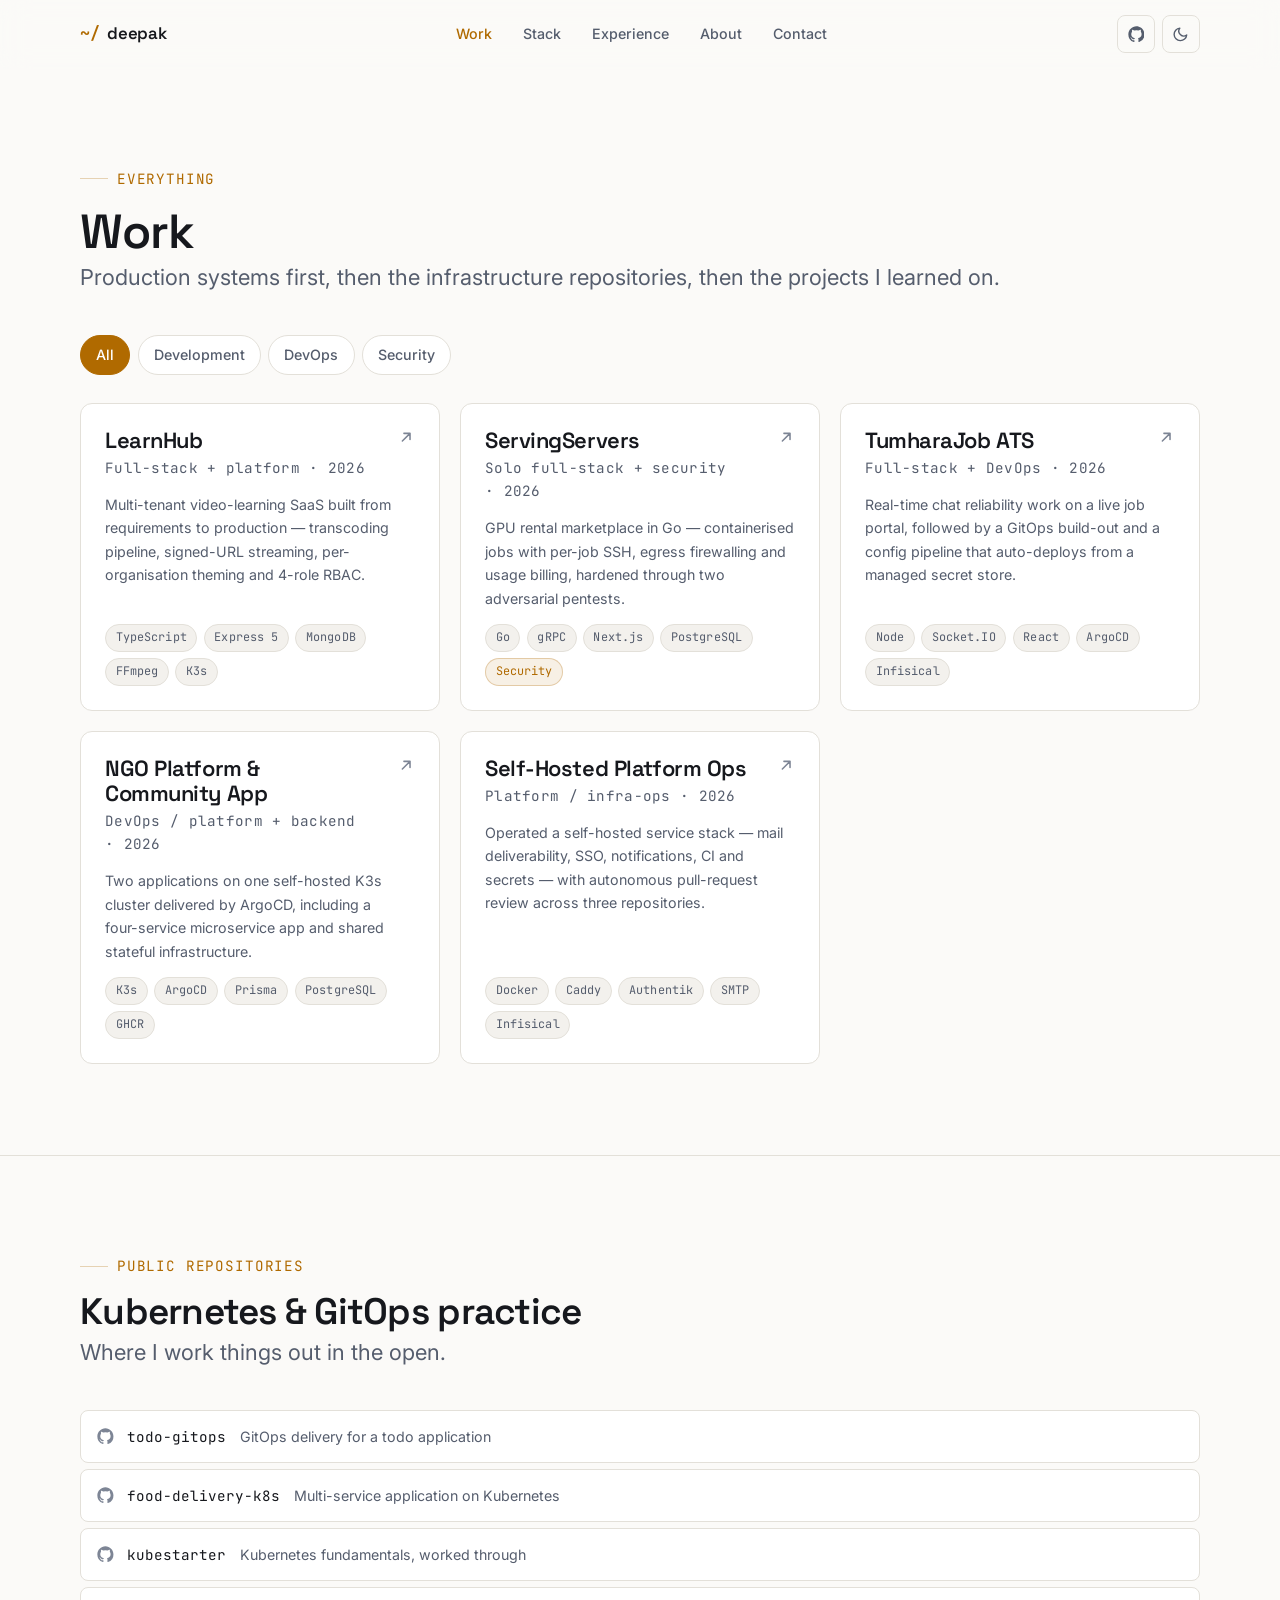
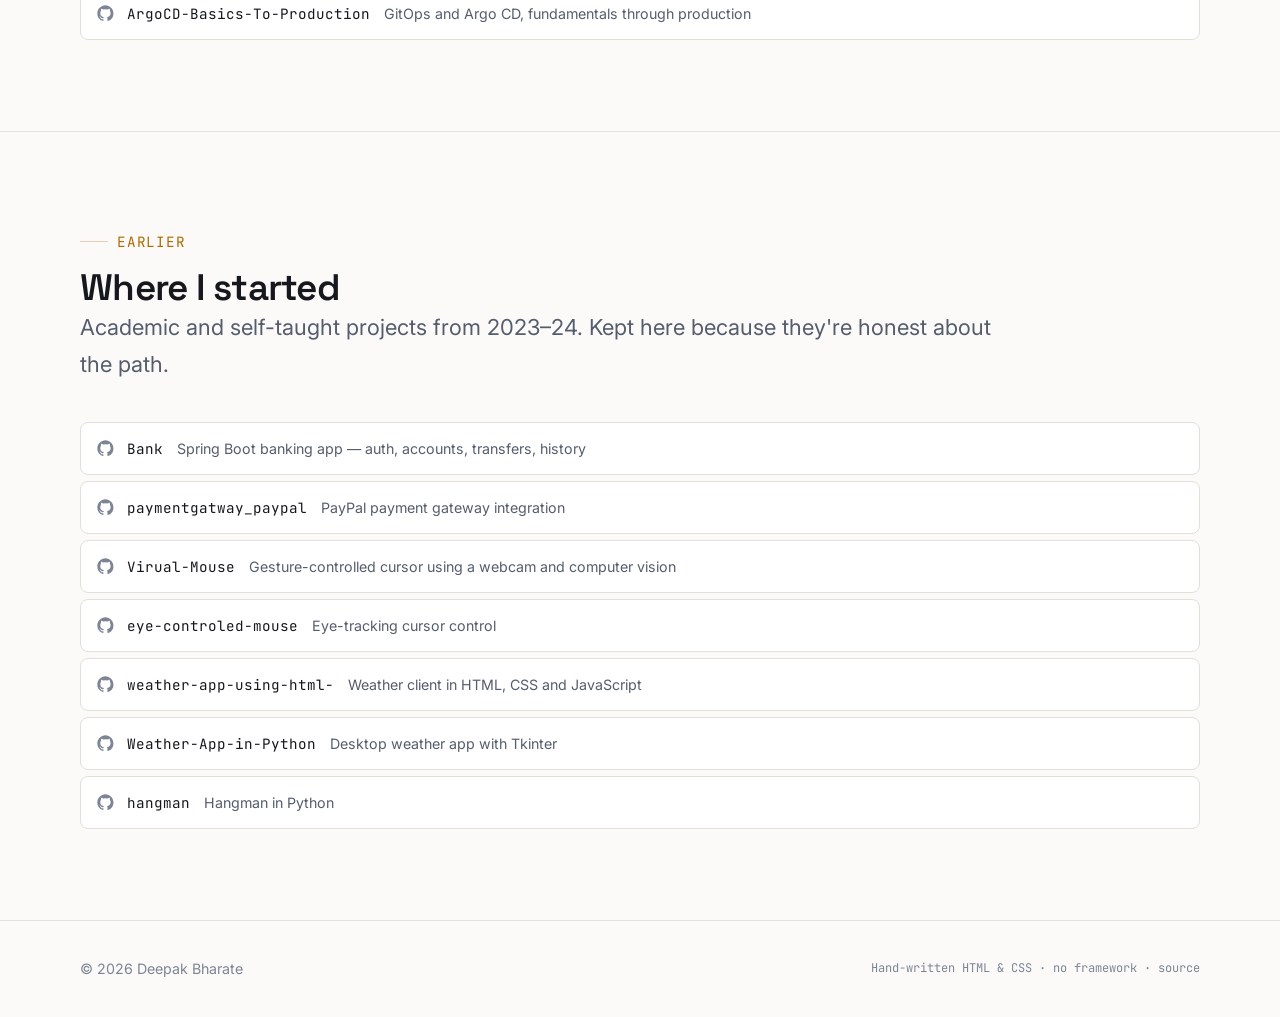
<file: work.html>
<!DOCTYPE html>
<html lang="en" data-theme="dark">
<head>
<meta charset="UTF-8">
<meta name="viewport" content="width=device-width, initial-scale=1">
<title>Work — Deepak Bharate</title>
<meta name="description" content="Every project by Deepak Bharate: production systems, Kubernetes and GitOps repositories, and earlier learning projects.">
<link rel="canonical" href="https://04deepak.github.io/portfolio/work.html">
<meta property="og:title" content="Work — Deepak Bharate">
<meta property="og:description" content="Production systems, Kubernetes and GitOps repositories, and earlier learning projects.">
<link rel="icon" href="data:image/svg+xml,<svg xmlns='http://www.w3.org/2000/svg' viewBox='0 0 100 100'><rect width='100' height='100' rx='22' fill='%230b0d12'/><text y='72' x='50' text-anchor='middle' font-size='62' font-family='monospace' font-weight='bold' fill='%23ffb454'>D</text></svg>">
<link rel="preconnect" href="https://fonts.googleapis.com">
<link rel="preconnect" href="https://fonts.gstatic.com" crossorigin>
<link href="https://fonts.googleapis.com/css2?family=Inter:wght@400;500;600&family=Space+Grotesk:wght@500;600;700&family=JetBrains+Mono:wght@400;500&display=swap" rel="stylesheet">
<link rel="stylesheet" href="styles/main.css">
<script>
  (function () {
    try {
      var saved = localStorage.getItem("theme");
      var theme = saved || (window.matchMedia("(prefers-color-scheme: light)").matches ? "light" : "dark");
      document.documentElement.setAttribute("data-theme", theme);
    } catch (e) {}
  })();
</script>
</head>

<body>
<a class="skip-link" href="#main">Skip to content</a>

<header class="site-header" id="siteHeader">
  <nav class="wrap nav" aria-label="Primary">
    <a class="brand" href="./"><span class="brand-mark">~/</span>deepak</a>
    <ul class="nav-links" id="navLinks">
      <li><a href="work.html" aria-current="page">Work</a></li>
      <li><a href="./#stack">Stack</a></li>
      <li><a href="./#timeline">Experience</a></li>
      <li><a href="./#about">About</a></li>
      <li><a href="./#contact">Contact</a></li>
    </ul>
    <div class="nav-tools">
      <a class="icon-btn" href="https://github.com/04Deepak" target="_blank" rel="noopener" aria-label="GitHub profile">
        <svg viewBox="0 0 24 24" fill="currentColor" aria-hidden="true"><path d="M12 .5C5.73.5.5 5.73.5 12a11.5 11.5 0 0 0 7.86 10.92c.58.1.79-.25.79-.55v-2.1c-3.2.7-3.88-1.37-3.88-1.37-.53-1.34-1.29-1.7-1.29-1.7-1.05-.72.08-.7.08-.7 1.16.08 1.77 1.2 1.77 1.2 1.03 1.77 2.7 1.26 3.36.96.1-.75.4-1.26.73-1.55-2.55-.29-5.24-1.28-5.24-5.7 0-1.26.45-2.29 1.19-3.1-.12-.29-.52-1.46.11-3.05 0 0 .97-.31 3.18 1.18a11 11 0 0 1 5.8 0c2.2-1.49 3.17-1.18 3.17-1.18.63 1.59.23 2.76.12 3.05.74.81 1.18 1.84 1.18 3.1 0 4.43-2.69 5.4-5.25 5.69.41.36.78 1.06.78 2.14v3.17c0 .3.2.66.8.55A11.5 11.5 0 0 0 23.5 12C23.5 5.73 18.27.5 12 .5Z"/></svg>
      </a>
      <button class="icon-btn theme-toggle" id="themeToggle" aria-label="Toggle colour theme">
        <svg class="icon-sun" viewBox="0 0 24 24" fill="none" stroke="currentColor" stroke-width="2" stroke-linecap="round" aria-hidden="true"><circle cx="12" cy="12" r="4"/><path d="M12 2v2M12 20v2M4.9 4.9l1.4 1.4M17.7 17.7l1.4 1.4M2 12h2M20 12h2M4.9 19.1l1.4-1.4M17.7 6.3l1.4-1.4"/></svg>
        <svg class="icon-moon" viewBox="0 0 24 24" fill="none" stroke="currentColor" stroke-width="2" stroke-linecap="round" stroke-linejoin="round" aria-hidden="true"><path d="M21 12.8A9 9 0 1 1 11.2 3a7 7 0 0 0 9.8 9.8Z"/></svg>
      </button>
      <button class="icon-btn nav-toggle" id="navToggle" aria-label="Menu" aria-expanded="false" aria-controls="navLinks">
        <svg viewBox="0 0 24 24" fill="none" stroke="currentColor" stroke-width="2" stroke-linecap="round" aria-hidden="true"><path d="M4 7h16M4 12h16M4 17h16"/></svg>
      </button>
    </div>
  </nav>
</header>

<main id="main">
  <section class="section">
    <div class="wrap">
      <div class="section-head">
        <p class="eyebrow">Everything</p>
        <h1 style="font-size:var(--step-4)">Work</h1>
        <p class="lede">Production systems first, then the infrastructure repositories, then the projects I learned on.</p>
      </div>

      <div class="filters" role="group" aria-label="Filter projects">
        <button class="filter" data-filter="all" aria-pressed="true">All</button>
        <button class="filter" data-filter="dev" aria-pressed="false">Development</button>
        <button class="filter" data-filter="devops" aria-pressed="false">DevOps</button>
        <button class="filter" data-filter="security" aria-pressed="false">Security</button>
      </div>

      <div class="card-grid">

        <article class="card" data-tags="dev devops">
          <div class="card-top">
            <div>
              <h3><a href="projects/learnhub.html">LearnHub</a></h3>
              <p class="card-role">Full-stack + platform · 2026</p>
            </div>
            <span class="card-arrow"><svg viewBox="0 0 24 24" fill="none" stroke="currentColor" stroke-width="2" stroke-linecap="round" stroke-linejoin="round" aria-hidden="true"><path d="M7 17 17 7M9 7h8v8"/></svg></span>
          </div>
          <p>Multi-tenant video-learning SaaS built from requirements to production — transcoding pipeline, signed-URL streaming, per-organisation theming and 4-role RBAC.</p>
          <div class="tag-list"><span class="tag">TypeScript</span><span class="tag">Express 5</span><span class="tag">MongoDB</span><span class="tag">FFmpeg</span><span class="tag">K3s</span></div>
        </article>

        <article class="card" data-tags="dev devops security">
          <div class="card-top">
            <div>
              <h3><a href="projects/servingservers.html">ServingServers</a></h3>
              <p class="card-role">Solo full-stack + security · 2026</p>
            </div>
            <span class="card-arrow"><svg viewBox="0 0 24 24" fill="none" stroke="currentColor" stroke-width="2" stroke-linecap="round" stroke-linejoin="round" aria-hidden="true"><path d="M7 17 17 7M9 7h8v8"/></svg></span>
          </div>
          <p>GPU rental marketplace in Go — containerised jobs with per-job SSH, egress firewalling and usage billing, hardened through two adversarial pentests.</p>
          <div class="tag-list"><span class="tag">Go</span><span class="tag">gRPC</span><span class="tag">Next.js</span><span class="tag">PostgreSQL</span><span class="tag tag--accent">Security</span></div>
        </article>

        <article class="card" data-tags="dev devops">
          <div class="card-top">
            <div>
              <h3><a href="projects/ats.html">TumharaJob ATS</a></h3>
              <p class="card-role">Full-stack + DevOps · 2026</p>
            </div>
            <span class="card-arrow"><svg viewBox="0 0 24 24" fill="none" stroke="currentColor" stroke-width="2" stroke-linecap="round" stroke-linejoin="round" aria-hidden="true"><path d="M7 17 17 7M9 7h8v8"/></svg></span>
          </div>
          <p>Real-time chat reliability work on a live job portal, followed by a GitOps build-out and a config pipeline that auto-deploys from a managed secret store.</p>
          <div class="tag-list"><span class="tag">Node</span><span class="tag">Socket.IO</span><span class="tag">React</span><span class="tag">ArgoCD</span><span class="tag">Infisical</span></div>
        </article>

        <article class="card" data-tags="devops dev">
          <div class="card-top">
            <div>
              <h3><a href="projects/ngo.html">NGO Platform &amp; Community App</a></h3>
              <p class="card-role">DevOps / platform + backend · 2026</p>
            </div>
            <span class="card-arrow"><svg viewBox="0 0 24 24" fill="none" stroke="currentColor" stroke-width="2" stroke-linecap="round" stroke-linejoin="round" aria-hidden="true"><path d="M7 17 17 7M9 7h8v8"/></svg></span>
          </div>
          <p>Two applications on one self-hosted K3s cluster delivered by ArgoCD, including a four-service microservice app and shared stateful infrastructure.</p>
          <div class="tag-list"><span class="tag">K3s</span><span class="tag">ArgoCD</span><span class="tag">Prisma</span><span class="tag">PostgreSQL</span><span class="tag">GHCR</span></div>
        </article>

        <article class="card" data-tags="devops security">
          <div class="card-top">
            <div>
              <h3><a href="projects/apijay.html">Self-Hosted Platform Ops</a></h3>
              <p class="card-role">Platform / infra-ops · 2026</p>
            </div>
            <span class="card-arrow"><svg viewBox="0 0 24 24" fill="none" stroke="currentColor" stroke-width="2" stroke-linecap="round" stroke-linejoin="round" aria-hidden="true"><path d="M7 17 17 7M9 7h8v8"/></svg></span>
          </div>
          <p>Operated a self-hosted service stack — mail deliverability, SSO, notifications, CI and secrets — with autonomous pull-request review across three repositories.</p>
          <div class="tag-list"><span class="tag">Docker</span><span class="tag">Caddy</span><span class="tag">Authentik</span><span class="tag">SMTP</span><span class="tag">Infisical</span></div>
        </article>

      </div>
    </div>
  </section>

  <!-- ============ OPEN SOURCE / PRACTICE ============ -->
  <section class="section">
    <div class="wrap">
      <div class="section-head">
        <p class="eyebrow">Public repositories</p>
        <h2>Kubernetes &amp; GitOps practice</h2>
        <p class="lede">Where I work things out in the open.</p>
      </div>

      <div class="repo-list">
        <a class="repo-item" href="https://github.com/04Deepak/todo-gitops" target="_blank" rel="noopener">
          <svg viewBox="0 0 24 24" fill="currentColor" aria-hidden="true"><path d="M12 .5C5.73.5.5 5.73.5 12a11.5 11.5 0 0 0 7.86 10.92c.58.1.79-.25.79-.55v-2.1c-3.2.7-3.88-1.37-3.88-1.37-.53-1.34-1.29-1.7-1.29-1.7-1.05-.72.08-.7.08-.7 1.16.08 1.77 1.2 1.77 1.2 1.03 1.77 2.7 1.26 3.36.96.1-.75.4-1.26.73-1.55-2.55-.29-5.24-1.28-5.24-5.7 0-1.26.45-2.29 1.19-3.1-.12-.29-.52-1.46.11-3.05 0 0 .97-.31 3.18 1.18a11 11 0 0 1 5.8 0c2.2-1.49 3.17-1.18 3.17-1.18.63 1.59.23 2.76.12 3.05.74.81 1.18 1.84 1.18 3.1 0 4.43-2.69 5.4-5.25 5.69.41.36.78 1.06.78 2.14v3.17c0 .3.2.66.8.55A11.5 11.5 0 0 0 23.5 12C23.5 5.73 18.27.5 12 .5Z"/></svg>
          <span class="repo-name">todo-gitops</span>
          <span class="repo-desc">GitOps delivery for a todo application</span>
        </a>
        <a class="repo-item" href="https://github.com/04Deepak/food-delivery-k8s" target="_blank" rel="noopener">
          <svg viewBox="0 0 24 24" fill="currentColor" aria-hidden="true"><path d="M12 .5C5.73.5.5 5.73.5 12a11.5 11.5 0 0 0 7.86 10.92c.58.1.79-.25.79-.55v-2.1c-3.2.7-3.88-1.37-3.88-1.37-.53-1.34-1.29-1.7-1.29-1.7-1.05-.72.08-.7.08-.7 1.16.08 1.77 1.2 1.77 1.2 1.03 1.77 2.7 1.26 3.36.96.1-.75.4-1.26.73-1.55-2.55-.29-5.24-1.28-5.24-5.7 0-1.26.45-2.29 1.19-3.1-.12-.29-.52-1.46.11-3.05 0 0 .97-.31 3.18 1.18a11 11 0 0 1 5.8 0c2.2-1.49 3.17-1.18 3.17-1.18.63 1.59.23 2.76.12 3.05.74.81 1.18 1.84 1.18 3.1 0 4.43-2.69 5.4-5.25 5.69.41.36.78 1.06.78 2.14v3.17c0 .3.2.66.8.55A11.5 11.5 0 0 0 23.5 12C23.5 5.73 18.27.5 12 .5Z"/></svg>
          <span class="repo-name">food-delivery-k8s</span>
          <span class="repo-desc">Multi-service application on Kubernetes</span>
        </a>
        <a class="repo-item" href="https://github.com/04Deepak/kubestarter" target="_blank" rel="noopener">
          <svg viewBox="0 0 24 24" fill="currentColor" aria-hidden="true"><path d="M12 .5C5.73.5.5 5.73.5 12a11.5 11.5 0 0 0 7.86 10.92c.58.1.79-.25.79-.55v-2.1c-3.2.7-3.88-1.37-3.88-1.37-.53-1.34-1.29-1.7-1.29-1.7-1.05-.72.08-.7.08-.7 1.16.08 1.77 1.2 1.77 1.2 1.03 1.77 2.7 1.26 3.36.96.1-.75.4-1.26.73-1.55-2.55-.29-5.24-1.28-5.24-5.7 0-1.26.45-2.29 1.19-3.1-.12-.29-.52-1.46.11-3.05 0 0 .97-.31 3.18 1.18a11 11 0 0 1 5.8 0c2.2-1.49 3.17-1.18 3.17-1.18.63 1.59.23 2.76.12 3.05.74.81 1.18 1.84 1.18 3.1 0 4.43-2.69 5.4-5.25 5.69.41.36.78 1.06.78 2.14v3.17c0 .3.2.66.8.55A11.5 11.5 0 0 0 23.5 12C23.5 5.73 18.27.5 12 .5Z"/></svg>
          <span class="repo-name">kubestarter</span>
          <span class="repo-desc">Kubernetes fundamentals, worked through</span>
        </a>
        <a class="repo-item" href="https://github.com/04Deepak/ArgoCD-Basics-To-Production" target="_blank" rel="noopener">
          <svg viewBox="0 0 24 24" fill="currentColor" aria-hidden="true"><path d="M12 .5C5.73.5.5 5.73.5 12a11.5 11.5 0 0 0 7.86 10.92c.58.1.79-.25.79-.55v-2.1c-3.2.7-3.88-1.37-3.88-1.37-.53-1.34-1.29-1.7-1.29-1.7-1.05-.72.08-.7.08-.7 1.16.08 1.77 1.2 1.77 1.2 1.03 1.77 2.7 1.26 3.36.96.1-.75.4-1.26.73-1.55-2.55-.29-5.24-1.28-5.24-5.7 0-1.26.45-2.29 1.19-3.1-.12-.29-.52-1.46.11-3.05 0 0 .97-.31 3.18 1.18a11 11 0 0 1 5.8 0c2.2-1.49 3.17-1.18 3.17-1.18.63 1.59.23 2.76.12 3.05.74.81 1.18 1.84 1.18 3.1 0 4.43-2.69 5.4-5.25 5.69.41.36.78 1.06.78 2.14v3.17c0 .3.2.66.8.55A11.5 11.5 0 0 0 23.5 12C23.5 5.73 18.27.5 12 .5Z"/></svg>
          <span class="repo-name">ArgoCD-Basics-To-Production</span>
          <span class="repo-desc">GitOps and Argo CD, fundamentals through production</span>
        </a>
      </div>
    </div>
  </section>

  <!-- ============ EARLIER WORK ============ -->
  <section class="section">
    <div class="wrap">
      <div class="section-head">
        <p class="eyebrow">Earlier</p>
        <h2>Where I started</h2>
        <p class="lede">Academic and self-taught projects from 2023–24. Kept here because they're honest about the path.</p>
      </div>

      <div class="repo-list">
        <a class="repo-item" href="https://github.com/04Deepak/Bank" target="_blank" rel="noopener">
          <svg viewBox="0 0 24 24" fill="currentColor" aria-hidden="true"><path d="M12 .5C5.73.5.5 5.73.5 12a11.5 11.5 0 0 0 7.86 10.92c.58.1.79-.25.79-.55v-2.1c-3.2.7-3.88-1.37-3.88-1.37-.53-1.34-1.29-1.7-1.29-1.7-1.05-.72.08-.7.08-.7 1.16.08 1.77 1.2 1.77 1.2 1.03 1.77 2.7 1.26 3.36.96.1-.75.4-1.26.73-1.55-2.55-.29-5.24-1.28-5.24-5.7 0-1.26.45-2.29 1.19-3.1-.12-.29-.52-1.46.11-3.05 0 0 .97-.31 3.18 1.18a11 11 0 0 1 5.8 0c2.2-1.49 3.17-1.18 3.17-1.18.63 1.59.23 2.76.12 3.05.74.81 1.18 1.84 1.18 3.1 0 4.43-2.69 5.4-5.25 5.69.41.36.78 1.06.78 2.14v3.17c0 .3.2.66.8.55A11.5 11.5 0 0 0 23.5 12C23.5 5.73 18.27.5 12 .5Z"/></svg>
          <span class="repo-name">Bank</span>
          <span class="repo-desc">Spring Boot banking app — auth, accounts, transfers, history</span>
        </a>
        <a class="repo-item" href="https://github.com/04Deepak/paymentgatway_paypal" target="_blank" rel="noopener">
          <svg viewBox="0 0 24 24" fill="currentColor" aria-hidden="true"><path d="M12 .5C5.73.5.5 5.73.5 12a11.5 11.5 0 0 0 7.86 10.92c.58.1.79-.25.79-.55v-2.1c-3.2.7-3.88-1.37-3.88-1.37-.53-1.34-1.29-1.7-1.29-1.7-1.05-.72.08-.7.08-.7 1.16.08 1.77 1.2 1.77 1.2 1.03 1.77 2.7 1.26 3.36.96.1-.75.4-1.26.73-1.55-2.55-.29-5.24-1.28-5.24-5.7 0-1.26.45-2.29 1.19-3.1-.12-.29-.52-1.46.11-3.05 0 0 .97-.31 3.18 1.18a11 11 0 0 1 5.8 0c2.2-1.49 3.17-1.18 3.17-1.18.63 1.59.23 2.76.12 3.05.74.81 1.18 1.84 1.18 3.1 0 4.43-2.69 5.4-5.25 5.69.41.36.78 1.06.78 2.14v3.17c0 .3.2.66.8.55A11.5 11.5 0 0 0 23.5 12C23.5 5.73 18.27.5 12 .5Z"/></svg>
          <span class="repo-name">paymentgatway_paypal</span>
          <span class="repo-desc">PayPal payment gateway integration</span>
        </a>
        <a class="repo-item" href="https://github.com/04Deepak/Virual-Mouse" target="_blank" rel="noopener">
          <svg viewBox="0 0 24 24" fill="currentColor" aria-hidden="true"><path d="M12 .5C5.73.5.5 5.73.5 12a11.5 11.5 0 0 0 7.86 10.92c.58.1.79-.25.79-.55v-2.1c-3.2.7-3.88-1.37-3.88-1.37-.53-1.34-1.29-1.7-1.29-1.7-1.05-.72.08-.7.08-.7 1.16.08 1.77 1.2 1.77 1.2 1.03 1.77 2.7 1.26 3.36.96.1-.75.4-1.26.73-1.55-2.55-.29-5.24-1.28-5.24-5.7 0-1.26.45-2.29 1.19-3.1-.12-.29-.52-1.46.11-3.05 0 0 .97-.31 3.18 1.18a11 11 0 0 1 5.8 0c2.2-1.49 3.17-1.18 3.17-1.18.63 1.59.23 2.76.12 3.05.74.81 1.18 1.84 1.18 3.1 0 4.43-2.69 5.4-5.25 5.69.41.36.78 1.06.78 2.14v3.17c0 .3.2.66.8.55A11.5 11.5 0 0 0 23.5 12C23.5 5.73 18.27.5 12 .5Z"/></svg>
          <span class="repo-name">Virual-Mouse</span>
          <span class="repo-desc">Gesture-controlled cursor using a webcam and computer vision</span>
        </a>
        <a class="repo-item" href="https://github.com/04Deepak/eye-controled-mouse" target="_blank" rel="noopener">
          <svg viewBox="0 0 24 24" fill="currentColor" aria-hidden="true"><path d="M12 .5C5.73.5.5 5.73.5 12a11.5 11.5 0 0 0 7.86 10.92c.58.1.79-.25.79-.55v-2.1c-3.2.7-3.88-1.37-3.88-1.37-.53-1.34-1.29-1.7-1.29-1.7-1.05-.72.08-.7.08-.7 1.16.08 1.77 1.2 1.77 1.2 1.03 1.77 2.7 1.26 3.36.96.1-.75.4-1.26.73-1.55-2.55-.29-5.24-1.28-5.24-5.7 0-1.26.45-2.29 1.19-3.1-.12-.29-.52-1.46.11-3.05 0 0 .97-.31 3.18 1.18a11 11 0 0 1 5.8 0c2.2-1.49 3.17-1.18 3.17-1.18.63 1.59.23 2.76.12 3.05.74.81 1.18 1.84 1.18 3.1 0 4.43-2.69 5.4-5.25 5.69.41.36.78 1.06.78 2.14v3.17c0 .3.2.66.8.55A11.5 11.5 0 0 0 23.5 12C23.5 5.73 18.27.5 12 .5Z"/></svg>
          <span class="repo-name">eye-controled-mouse</span>
          <span class="repo-desc">Eye-tracking cursor control</span>
        </a>
        <a class="repo-item" href="https://github.com/04Deepak/weather-app-using-html-" target="_blank" rel="noopener">
          <svg viewBox="0 0 24 24" fill="currentColor" aria-hidden="true"><path d="M12 .5C5.73.5.5 5.73.5 12a11.5 11.5 0 0 0 7.86 10.92c.58.1.79-.25.79-.55v-2.1c-3.2.7-3.88-1.37-3.88-1.37-.53-1.34-1.29-1.7-1.29-1.7-1.05-.72.08-.7.08-.7 1.16.08 1.77 1.2 1.77 1.2 1.03 1.77 2.7 1.26 3.36.96.1-.75.4-1.26.73-1.55-2.55-.29-5.24-1.28-5.24-5.7 0-1.26.45-2.29 1.19-3.1-.12-.29-.52-1.46.11-3.05 0 0 .97-.31 3.18 1.18a11 11 0 0 1 5.8 0c2.2-1.49 3.17-1.18 3.17-1.18.63 1.59.23 2.76.12 3.05.74.81 1.18 1.84 1.18 3.1 0 4.43-2.69 5.4-5.25 5.69.41.36.78 1.06.78 2.14v3.17c0 .3.2.66.8.55A11.5 11.5 0 0 0 23.5 12C23.5 5.73 18.27.5 12 .5Z"/></svg>
          <span class="repo-name">weather-app-using-html-</span>
          <span class="repo-desc">Weather client in HTML, CSS and JavaScript</span>
        </a>
        <a class="repo-item" href="https://github.com/04Deepak/Weather-App-in-Python" target="_blank" rel="noopener">
          <svg viewBox="0 0 24 24" fill="currentColor" aria-hidden="true"><path d="M12 .5C5.73.5.5 5.73.5 12a11.5 11.5 0 0 0 7.86 10.92c.58.1.79-.25.79-.55v-2.1c-3.2.7-3.88-1.37-3.88-1.37-.53-1.34-1.29-1.7-1.29-1.7-1.05-.72.08-.7.08-.7 1.16.08 1.77 1.2 1.77 1.2 1.03 1.77 2.7 1.26 3.36.96.1-.75.4-1.26.73-1.55-2.55-.29-5.24-1.28-5.24-5.7 0-1.26.45-2.29 1.19-3.1-.12-.29-.52-1.46.11-3.05 0 0 .97-.31 3.18 1.18a11 11 0 0 1 5.8 0c2.2-1.49 3.17-1.18 3.17-1.18.63 1.59.23 2.76.12 3.05.74.81 1.18 1.84 1.18 3.1 0 4.43-2.69 5.4-5.25 5.69.41.36.78 1.06.78 2.14v3.17c0 .3.2.66.8.55A11.5 11.5 0 0 0 23.5 12C23.5 5.73 18.27.5 12 .5Z"/></svg>
          <span class="repo-name">Weather-App-in-Python</span>
          <span class="repo-desc">Desktop weather app with Tkinter</span>
        </a>
        <a class="repo-item" href="https://github.com/04Deepak/hangman" target="_blank" rel="noopener">
          <svg viewBox="0 0 24 24" fill="currentColor" aria-hidden="true"><path d="M12 .5C5.73.5.5 5.73.5 12a11.5 11.5 0 0 0 7.86 10.92c.58.1.79-.25.79-.55v-2.1c-3.2.7-3.88-1.37-3.88-1.37-.53-1.34-1.29-1.7-1.29-1.7-1.05-.72.08-.7.08-.7 1.16.08 1.77 1.2 1.77 1.2 1.03 1.77 2.7 1.26 3.36.96.1-.75.4-1.26.73-1.55-2.55-.29-5.24-1.28-5.24-5.7 0-1.26.45-2.29 1.19-3.1-.12-.29-.52-1.46.11-3.05 0 0 .97-.31 3.18 1.18a11 11 0 0 1 5.8 0c2.2-1.49 3.17-1.18 3.17-1.18.63 1.59.23 2.76.12 3.05.74.81 1.18 1.84 1.18 3.1 0 4.43-2.69 5.4-5.25 5.69.41.36.78 1.06.78 2.14v3.17c0 .3.2.66.8.55A11.5 11.5 0 0 0 23.5 12C23.5 5.73 18.27.5 12 .5Z"/></svg>
          <span class="repo-name">hangman</span>
          <span class="repo-desc">Hangman in Python</span>
        </a>
      </div>
    </div>
  </section>
</main>

<footer class="site-footer">
  <div class="wrap footer-inner">
    <p>© <span id="year">2026</span> Deepak Bharate</p>
    <p class="footer-built">Hand-written HTML &amp; CSS · no framework · <a href="https://github.com/04Deepak/portfolio" target="_blank" rel="noopener">source</a></p>
  </div>
</footer>

<script src="app.js"></script>
</body>
</html>
</file>
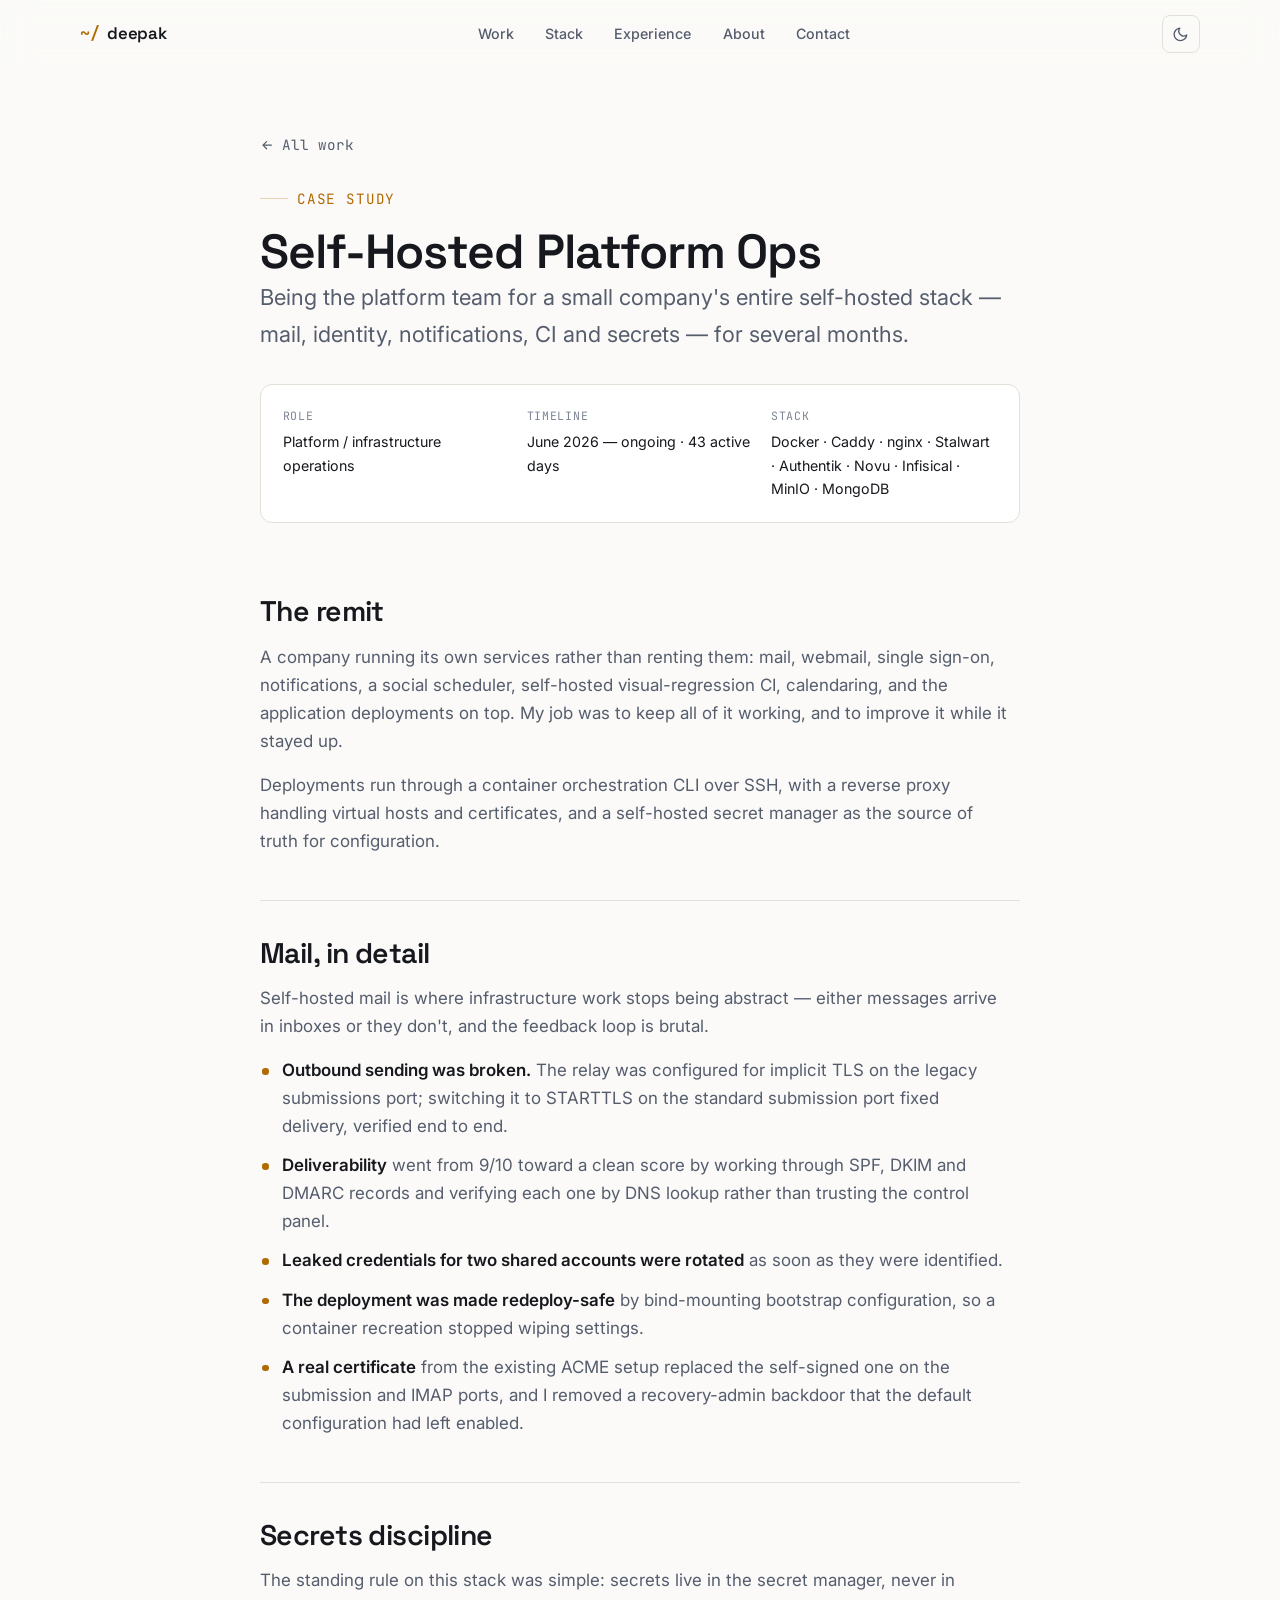
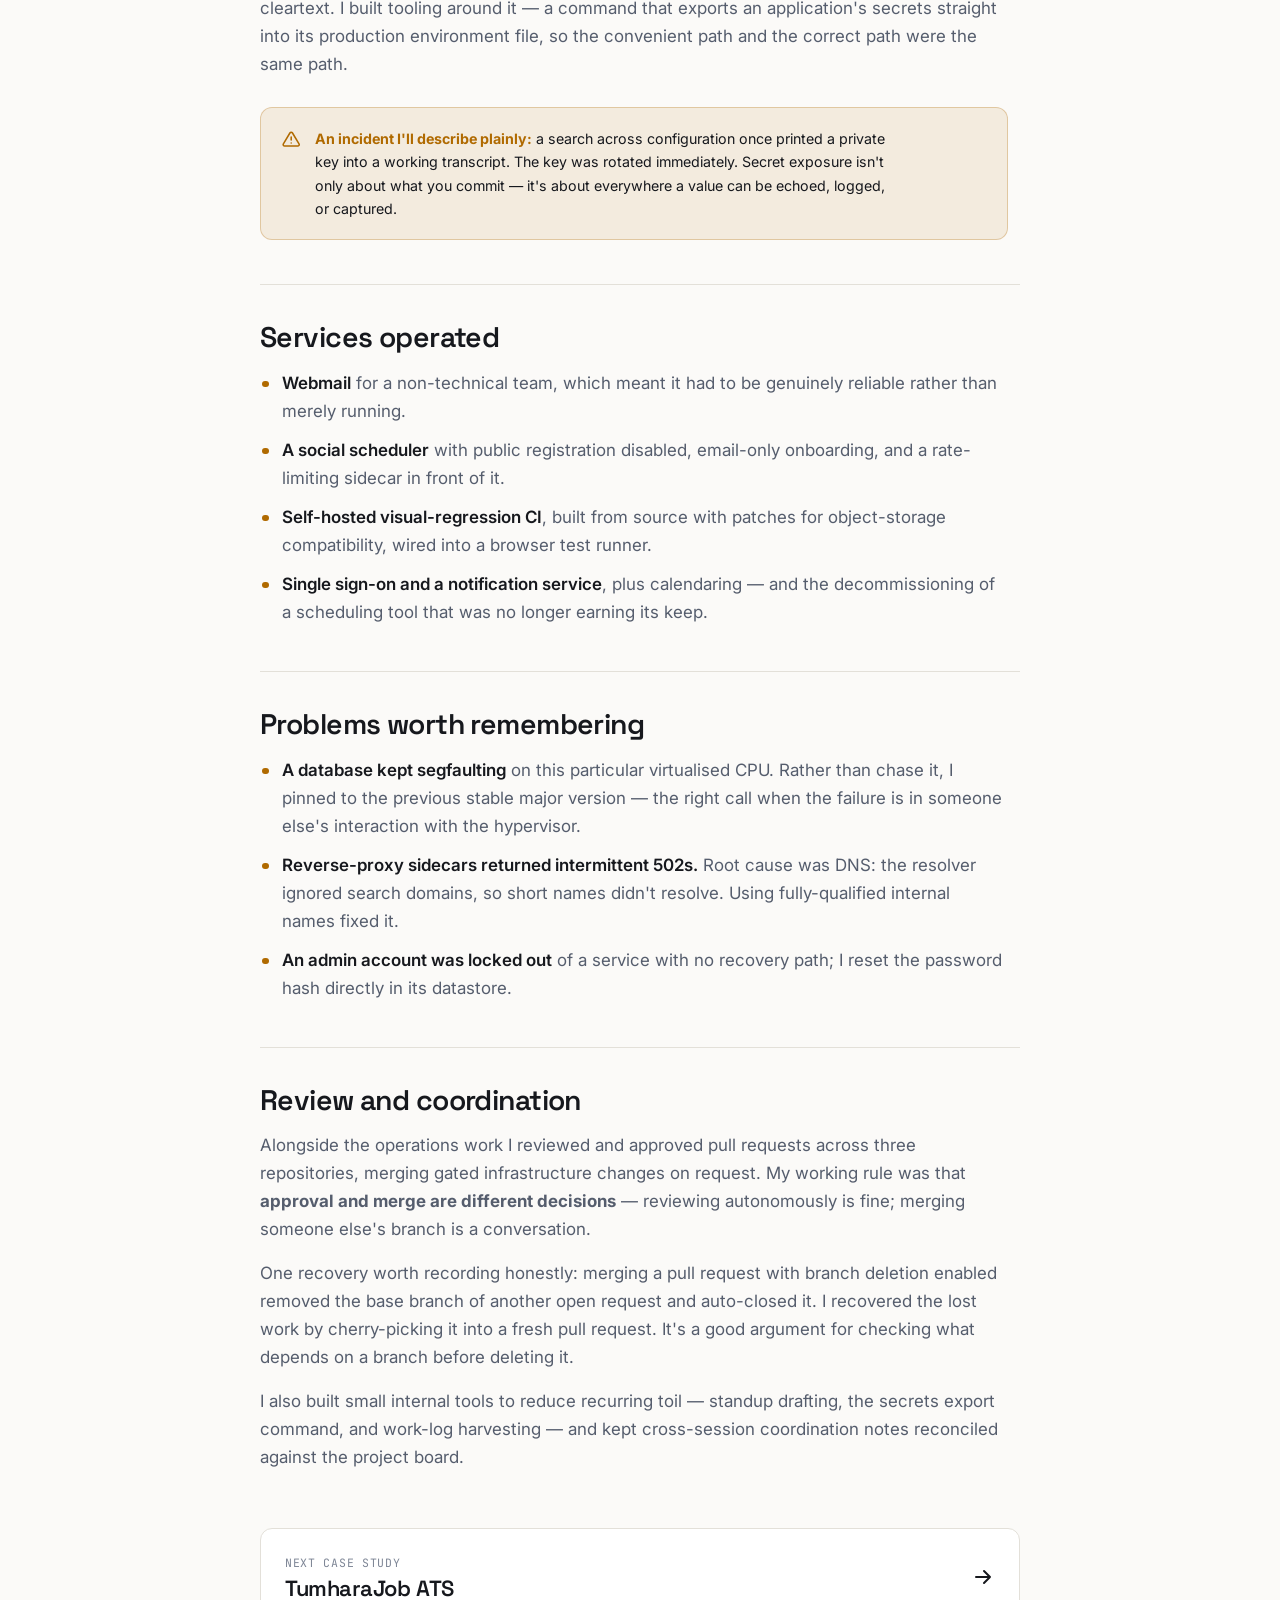
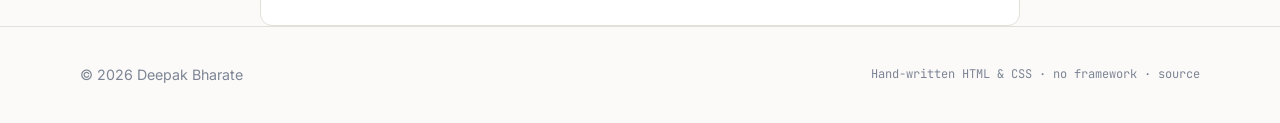
<file: projects/apijay.html>
<!DOCTYPE html>
<html lang="en" data-theme="dark">
<head>
<meta charset="UTF-8">
<meta name="viewport" content="width=device-width, initial-scale=1">
<title>Self-Hosted Platform Ops — Deepak Bharate</title>
<meta name="description" content="Operating a self-hosted service stack: mail deliverability, single sign-on, notifications, CI and secrets management, with autonomous pull-request review across three repositories.">
<link rel="canonical" href="https://04deepak.github.io/portfolio/projects/apijay.html">
<meta property="og:title" content="Self-Hosted Platform Ops — Deepak Bharate">
<meta property="og:description" content="Running mail, SSO, CI and secrets on self-hosted infrastructure.">
<link rel="icon" href="data:image/svg+xml,<svg xmlns='http://www.w3.org/2000/svg' viewBox='0 0 100 100'><rect width='100' height='100' rx='22' fill='%230b0d12'/><text y='72' x='50' text-anchor='middle' font-size='62' font-family='monospace' font-weight='bold' fill='%23ffb454'>D</text></svg>">
<link rel="preconnect" href="https://fonts.googleapis.com">
<link rel="preconnect" href="https://fonts.gstatic.com" crossorigin>
<link href="https://fonts.googleapis.com/css2?family=Inter:wght@400;500;600&family=Space+Grotesk:wght@500;600;700&family=JetBrains+Mono:wght@400;500&display=swap" rel="stylesheet">
<link rel="stylesheet" href="../styles/main.css">
<script>
  (function () {
    try {
      var saved = localStorage.getItem("theme");
      var theme = saved || (window.matchMedia("(prefers-color-scheme: light)").matches ? "light" : "dark");
      document.documentElement.setAttribute("data-theme", theme);
    } catch (e) {}
  })();
</script>
</head>

<body>
<a class="skip-link" href="#main">Skip to content</a>

<header class="site-header" id="siteHeader">
  <nav class="wrap nav" aria-label="Primary">
    <a class="brand" href="../"><span class="brand-mark">~/</span>deepak</a>
    <ul class="nav-links" id="navLinks">
      <li><a href="../work.html">Work</a></li>
      <li><a href="../#stack">Stack</a></li>
      <li><a href="../#timeline">Experience</a></li>
      <li><a href="../#about">About</a></li>
      <li><a href="../#contact">Contact</a></li>
    </ul>
    <div class="nav-tools">
      <button class="icon-btn theme-toggle" id="themeToggle" aria-label="Toggle colour theme">
        <svg class="icon-sun" viewBox="0 0 24 24" fill="none" stroke="currentColor" stroke-width="2" stroke-linecap="round" aria-hidden="true"><circle cx="12" cy="12" r="4"/><path d="M12 2v2M12 20v2M4.9 4.9l1.4 1.4M17.7 17.7l1.4 1.4M2 12h2M20 12h2M4.9 19.1l1.4-1.4M17.7 6.3l1.4-1.4"/></svg>
        <svg class="icon-moon" viewBox="0 0 24 24" fill="none" stroke="currentColor" stroke-width="2" stroke-linecap="round" stroke-linejoin="round" aria-hidden="true"><path d="M21 12.8A9 9 0 1 1 11.2 3a7 7 0 0 0 9.8 9.8Z"/></svg>
      </button>
      <button class="icon-btn nav-toggle" id="navToggle" aria-label="Menu" aria-expanded="false" aria-controls="navLinks">
        <svg viewBox="0 0 24 24" fill="none" stroke="currentColor" stroke-width="2" stroke-linecap="round" aria-hidden="true"><path d="M4 7h16M4 12h16M4 17h16"/></svg>
      </button>
    </div>
  </nav>
</header>

<main id="main">
  <div class="wrap wrap--narrow">

    <section class="case-hero">
      <a class="back-link" href="../work.html">
        <svg viewBox="0 0 24 24" fill="none" stroke="currentColor" stroke-width="2" stroke-linecap="round" stroke-linejoin="round" aria-hidden="true"><path d="M19 12H5M11 18l-6-6 6-6"/></svg>
        All work
      </a>
      <p class="eyebrow">Case study</p>
      <h1 style="font-size:var(--step-4)">Self-Hosted Platform Ops</h1>
      <p class="lede">Being the platform team for a small company's entire self-hosted stack — mail, identity, notifications, CI and secrets — for several months.</p>

      <dl class="case-meta">
        <div><dt>Role</dt><dd>Platform / infrastructure operations</dd></div>
        <div><dt>Timeline</dt><dd>June 2026 — ongoing · 43 active days</dd></div>
        <div><dt>Stack</dt><dd>Docker · Caddy · nginx · Stalwart · Authentik · Novu · Infisical · MinIO · MongoDB</dd></div>
      </dl>
    </section>

    <article class="case-body">

      <h2>The remit</h2>
      <p>
        A company running its own services rather than renting them: mail, webmail, single sign-on, notifications,
        a social scheduler, self-hosted visual-regression CI, calendaring, and the application deployments on top.
        My job was to keep all of it working, and to improve it while it stayed up.
      </p>
      <p>
        Deployments run through a container orchestration CLI over SSH, with a reverse proxy handling virtual
        hosts and certificates, and a self-hosted secret manager as the source of truth for configuration.
      </p>

      <h2>Mail, in detail</h2>
      <p>
        Self-hosted mail is where infrastructure work stops being abstract — either messages arrive in inboxes or
        they don't, and the feedback loop is brutal.
      </p>
      <ul class="bullets">
        <li><strong>Outbound sending was broken.</strong> The relay was configured for implicit TLS on the legacy submissions port; switching it to STARTTLS on the standard submission port fixed delivery, verified end to end.</li>
        <li><strong>Deliverability</strong> went from 9/10 toward a clean score by working through SPF, DKIM and DMARC records and verifying each one by DNS lookup rather than trusting the control panel.</li>
        <li><strong>Leaked credentials for two shared accounts were rotated</strong> as soon as they were identified.</li>
        <li><strong>The deployment was made redeploy-safe</strong> by bind-mounting bootstrap configuration, so a container recreation stopped wiping settings.</li>
        <li><strong>A real certificate</strong> from the existing ACME setup replaced the self-signed one on the submission and IMAP ports, and I removed a recovery-admin backdoor that the default configuration had left enabled.</li>
      </ul>

      <h2>Secrets discipline</h2>
      <p>
        The standing rule on this stack was simple: secrets live in the secret manager, never in cleartext. I built
        tooling around it — a command that exports an application's secrets straight into its production
        environment file, so the convenient path and the correct path were the same path.
      </p>

      <div class="callout">
        <svg viewBox="0 0 24 24" fill="none" stroke="currentColor" stroke-width="2" stroke-linecap="round" aria-hidden="true"><path d="M12 9v4M12 17h.01M10.3 3.9 1.8 18a2 2 0 0 0 1.7 3h17a2 2 0 0 0 1.7-3L13.7 3.9a2 2 0 0 0-3.4 0Z"/></svg>
        <p><strong>An incident I'll describe plainly:</strong> a search across configuration once printed a private key into a working transcript. The key was rotated immediately. Secret exposure isn't only about what you commit — it's about everywhere a value can be echoed, logged, or captured.</p>
      </div>

      <h2>Services operated</h2>
      <ul class="bullets">
        <li><strong>Webmail</strong> for a non-technical team, which meant it had to be genuinely reliable rather than merely running.</li>
        <li><strong>A social scheduler</strong> with public registration disabled, email-only onboarding, and a rate-limiting sidecar in front of it.</li>
        <li><strong>Self-hosted visual-regression CI</strong>, built from source with patches for object-storage compatibility, wired into a browser test runner.</li>
        <li><strong>Single sign-on and a notification service</strong>, plus calendaring — and the decommissioning of a scheduling tool that was no longer earning its keep.</li>
      </ul>

      <h2>Problems worth remembering</h2>
      <ul class="bullets">
        <li><strong>A database kept segfaulting</strong> on this particular virtualised CPU. Rather than chase it, I pinned to the previous stable major version — the right call when the failure is in someone else's interaction with the hypervisor.</li>
        <li><strong>Reverse-proxy sidecars returned intermittent 502s.</strong> Root cause was DNS: the resolver ignored search domains, so short names didn't resolve. Using fully-qualified internal names fixed it.</li>
        <li><strong>An admin account was locked out</strong> of a service with no recovery path; I reset the password hash directly in its datastore.</li>
      </ul>

      <h2>Review and coordination</h2>
      <p>
        Alongside the operations work I reviewed and approved pull requests across three repositories, merging
        gated infrastructure changes on request. My working rule was that <strong>approval and merge are different
        decisions</strong> — reviewing autonomously is fine; merging someone else's branch is a conversation.
      </p>
      <p>
        One recovery worth recording honestly: merging a pull request with branch deletion enabled removed the base
        branch of another open request and auto-closed it. I recovered the lost work by cherry-picking it into a
        fresh pull request. It's a good argument for checking what depends on a branch before deleting it.
      </p>
      <p>
        I also built small internal tools to reduce recurring toil — standup drafting, the secrets export command,
        and work-log harvesting — and kept cross-session coordination notes reconciled against the project board.
      </p>

    </article>

    <a class="next-case" href="ats.html">
      <div>
        <p class="label">Next case study</p>
        <h3>TumharaJob ATS</h3>
      </div>
      <svg viewBox="0 0 24 24" width="24" height="24" fill="none" stroke="currentColor" stroke-width="2" stroke-linecap="round" stroke-linejoin="round" aria-hidden="true"><path d="M5 12h14M13 6l6 6-6 6"/></svg>
    </a>

  </div>
</main>

<footer class="site-footer">
  <div class="wrap footer-inner">
    <p>© <span id="year">2026</span> Deepak Bharate</p>
    <p class="footer-built">Hand-written HTML &amp; CSS · no framework · <a href="https://github.com/04Deepak/portfolio" target="_blank" rel="noopener">source</a></p>
  </div>
</footer>

<script src="../app.js"></script>
</body>
</html>
</file>
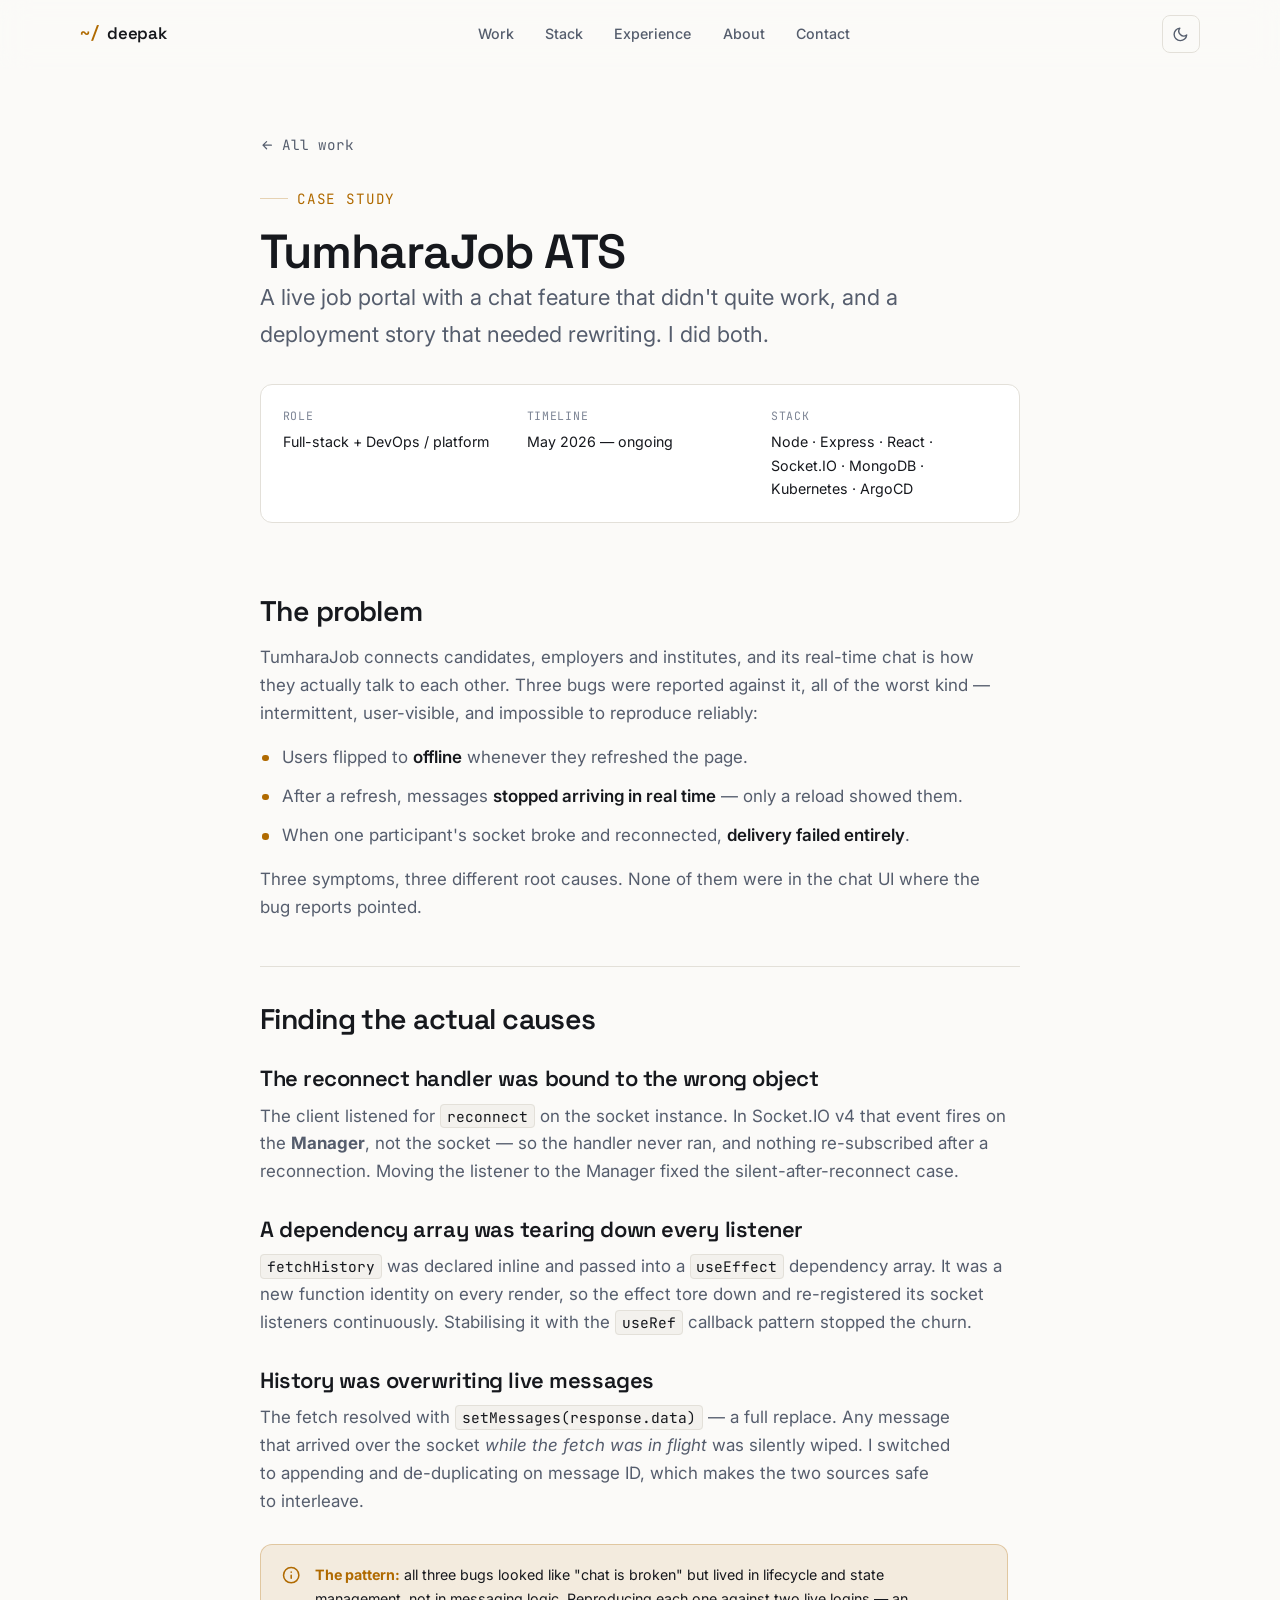
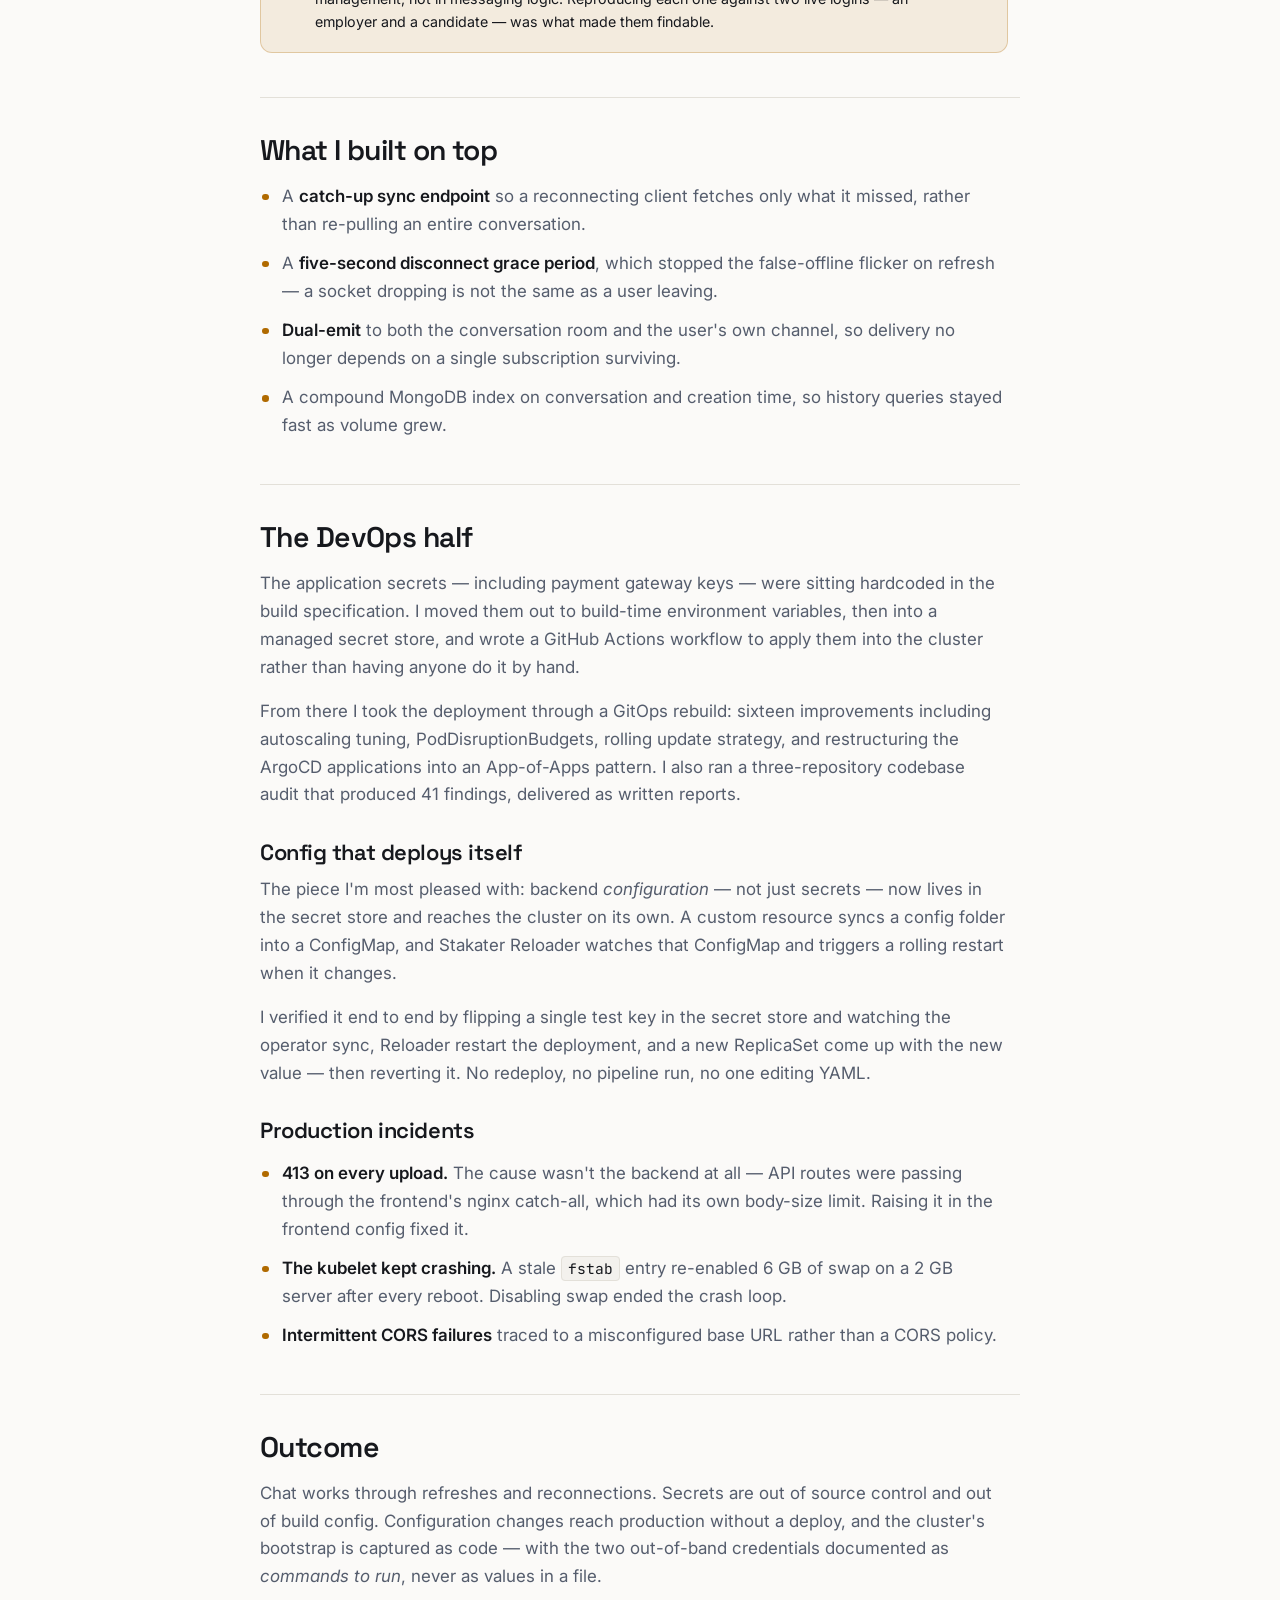
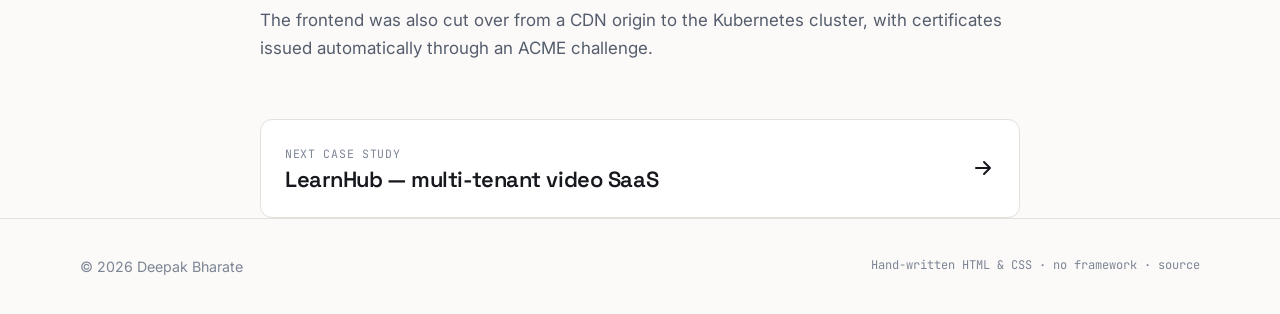
<file: projects/ats.html>
<!DOCTYPE html>
<html lang="en" data-theme="dark">
<head>
<meta charset="UTF-8">
<meta name="viewport" content="width=device-width, initial-scale=1">
<title>TumharaJob ATS — Deepak Bharate</title>
<meta name="description" content="Real-time chat reliability engineering on a live job portal, followed by a GitOps build-out and a config pipeline that auto-deploys from a managed secret store.">
<link rel="canonical" href="https://04deepak.github.io/portfolio/projects/ats.html">
<meta property="og:title" content="TumharaJob ATS — Deepak Bharate">
<meta property="og:description" content="Root-causing three production chat bugs, then moving a job portal onto GitOps.">
<link rel="icon" href="data:image/svg+xml,<svg xmlns='http://www.w3.org/2000/svg' viewBox='0 0 100 100'><rect width='100' height='100' rx='22' fill='%230b0d12'/><text y='72' x='50' text-anchor='middle' font-size='62' font-family='monospace' font-weight='bold' fill='%23ffb454'>D</text></svg>">
<link rel="preconnect" href="https://fonts.googleapis.com">
<link rel="preconnect" href="https://fonts.gstatic.com" crossorigin>
<link href="https://fonts.googleapis.com/css2?family=Inter:wght@400;500;600&family=Space+Grotesk:wght@500;600;700&family=JetBrains+Mono:wght@400;500&display=swap" rel="stylesheet">
<link rel="stylesheet" href="../styles/main.css">
<script>
  (function () {
    try {
      var saved = localStorage.getItem("theme");
      var theme = saved || (window.matchMedia("(prefers-color-scheme: light)").matches ? "light" : "dark");
      document.documentElement.setAttribute("data-theme", theme);
    } catch (e) {}
  })();
</script>
</head>

<body>
<a class="skip-link" href="#main">Skip to content</a>

<header class="site-header" id="siteHeader">
  <nav class="wrap nav" aria-label="Primary">
    <a class="brand" href="../"><span class="brand-mark">~/</span>deepak</a>
    <ul class="nav-links" id="navLinks">
      <li><a href="../work.html">Work</a></li>
      <li><a href="../#stack">Stack</a></li>
      <li><a href="../#timeline">Experience</a></li>
      <li><a href="../#about">About</a></li>
      <li><a href="../#contact">Contact</a></li>
    </ul>
    <div class="nav-tools">
      <button class="icon-btn theme-toggle" id="themeToggle" aria-label="Toggle colour theme">
        <svg class="icon-sun" viewBox="0 0 24 24" fill="none" stroke="currentColor" stroke-width="2" stroke-linecap="round" aria-hidden="true"><circle cx="12" cy="12" r="4"/><path d="M12 2v2M12 20v2M4.9 4.9l1.4 1.4M17.7 17.7l1.4 1.4M2 12h2M20 12h2M4.9 19.1l1.4-1.4M17.7 6.3l1.4-1.4"/></svg>
        <svg class="icon-moon" viewBox="0 0 24 24" fill="none" stroke="currentColor" stroke-width="2" stroke-linecap="round" stroke-linejoin="round" aria-hidden="true"><path d="M21 12.8A9 9 0 1 1 11.2 3a7 7 0 0 0 9.8 9.8Z"/></svg>
      </button>
      <button class="icon-btn nav-toggle" id="navToggle" aria-label="Menu" aria-expanded="false" aria-controls="navLinks">
        <svg viewBox="0 0 24 24" fill="none" stroke="currentColor" stroke-width="2" stroke-linecap="round" aria-hidden="true"><path d="M4 7h16M4 12h16M4 17h16"/></svg>
      </button>
    </div>
  </nav>
</header>

<main id="main">
  <div class="wrap wrap--narrow">

    <section class="case-hero">
      <a class="back-link" href="../work.html">
        <svg viewBox="0 0 24 24" fill="none" stroke="currentColor" stroke-width="2" stroke-linecap="round" stroke-linejoin="round" aria-hidden="true"><path d="M19 12H5M11 18l-6-6 6-6"/></svg>
        All work
      </a>
      <p class="eyebrow">Case study</p>
      <h1 style="font-size:var(--step-4)">TumharaJob ATS</h1>
      <p class="lede">A live job portal with a chat feature that didn't quite work, and a deployment story that needed rewriting. I did both.</p>

      <dl class="case-meta">
        <div><dt>Role</dt><dd>Full-stack + DevOps / platform</dd></div>
        <div><dt>Timeline</dt><dd>May 2026 — ongoing</dd></div>
        <div><dt>Stack</dt><dd>Node · Express · React · Socket.IO · MongoDB · Kubernetes · ArgoCD</dd></div>
      </dl>
    </section>

    <article class="case-body">

      <h2>The problem</h2>
      <p>
        TumharaJob connects candidates, employers and institutes, and its real-time chat is how they
        actually talk to each other. Three bugs were reported against it, all of the worst kind — intermittent,
        user-visible, and impossible to reproduce reliably:
      </p>
      <ul class="bullets">
        <li>Users flipped to <strong>offline</strong> whenever they refreshed the page.</li>
        <li>After a refresh, messages <strong>stopped arriving in real time</strong> — only a reload showed them.</li>
        <li>When one participant's socket broke and reconnected, <strong>delivery failed entirely</strong>.</li>
      </ul>
      <p>
        Three symptoms, three different root causes. None of them were in the chat UI where the bug reports pointed.
      </p>

      <h2>Finding the actual causes</h2>

      <h3>The reconnect handler was bound to the wrong object</h3>
      <p>
        The client listened for <code>reconnect</code> on the socket instance. In Socket.IO v4 that event fires on
        the <strong>Manager</strong>, not the socket — so the handler never ran, and nothing re-subscribed after a
        reconnection. Moving the listener to the Manager fixed the silent-after-reconnect case.
      </p>

      <h3>A dependency array was tearing down every listener</h3>
      <p>
        <code>fetchHistory</code> was declared inline and passed into a <code>useEffect</code> dependency array. It
        was a new function identity on every render, so the effect tore down and re-registered its socket listeners
        continuously. Stabilising it with the <code>useRef</code> callback pattern stopped the churn.
      </p>

      <h3>History was overwriting live messages</h3>
      <p>
        The fetch resolved with <code>setMessages(response.data)</code> — a full replace. Any message that arrived
        over the socket <em>while the fetch was in flight</em> was silently wiped. I switched to appending and
        de-duplicating on message ID, which makes the two sources safe to interleave.
      </p>

      <div class="callout">
        <svg viewBox="0 0 24 24" fill="none" stroke="currentColor" stroke-width="2" stroke-linecap="round" aria-hidden="true"><circle cx="12" cy="12" r="10"/><path d="M12 16v-4M12 8h.01"/></svg>
        <p><strong>The pattern:</strong> all three bugs looked like "chat is broken" but lived in lifecycle and state management, not in messaging logic. Reproducing each one against two live logins — an employer and a candidate — was what made them findable.</p>
      </div>

      <h2>What I built on top</h2>
      <ul class="bullets">
        <li>A <strong>catch-up sync endpoint</strong> so a reconnecting client fetches only what it missed, rather than re-pulling an entire conversation.</li>
        <li>A <strong>five-second disconnect grace period</strong>, which stopped the false-offline flicker on refresh — a socket dropping is not the same as a user leaving.</li>
        <li><strong>Dual-emit</strong> to both the conversation room and the user's own channel, so delivery no longer depends on a single subscription surviving.</li>
        <li>A compound MongoDB index on conversation and creation time, so history queries stayed fast as volume grew.</li>
      </ul>

      <h2>The DevOps half</h2>
      <p>
        The application secrets — including payment gateway keys — were sitting hardcoded in the build
        specification. I moved them out to build-time environment variables, then into a managed secret store,
        and wrote a GitHub Actions workflow to apply them into the cluster rather than having anyone do it by hand.
      </p>
      <p>
        From there I took the deployment through a GitOps rebuild: sixteen improvements including autoscaling
        tuning, PodDisruptionBudgets, rolling update strategy, and restructuring the ArgoCD applications into an
        App-of-Apps pattern. I also ran a three-repository codebase audit that produced 41 findings, delivered as
        written reports.
      </p>

      <h3>Config that deploys itself</h3>
      <p>
        The piece I'm most pleased with: backend <em>configuration</em> — not just secrets — now lives in the
        secret store and reaches the cluster on its own. A custom resource syncs a config folder into a ConfigMap,
        and Stakater Reloader watches that ConfigMap and triggers a rolling restart when it changes.
      </p>
      <p>
        I verified it end to end by flipping a single test key in the secret store and watching the operator sync,
        Reloader restart the deployment, and a new ReplicaSet come up with the new value — then reverting it. No
        redeploy, no pipeline run, no one editing YAML.
      </p>

      <h3>Production incidents</h3>
      <ul class="bullets">
        <li><strong>413 on every upload.</strong> The cause wasn't the backend at all — API routes were passing through the frontend's nginx catch-all, which had its own body-size limit. Raising it in the frontend config fixed it.</li>
        <li><strong>The kubelet kept crashing.</strong> A stale <code>fstab</code> entry re-enabled 6&nbsp;GB of swap on a 2&nbsp;GB server after every reboot. Disabling swap ended the crash loop.</li>
        <li><strong>Intermittent CORS failures</strong> traced to a misconfigured base URL rather than a CORS policy.</li>
      </ul>

      <h2>Outcome</h2>
      <p>
        Chat works through refreshes and reconnections. Secrets are out of source control and out of build config.
        Configuration changes reach production without a deploy, and the cluster's bootstrap is captured as code —
        with the two out-of-band credentials documented as <em>commands to run</em>, never as values in a file.
      </p>
      <p>
        The frontend was also cut over from a CDN origin to the Kubernetes cluster, with certificates issued
        automatically through an ACME challenge.
      </p>

    </article>

    <a class="next-case" href="learnhub.html">
      <div>
        <p class="label">Next case study</p>
        <h3>LearnHub — multi-tenant video SaaS</h3>
      </div>
      <svg viewBox="0 0 24 24" width="24" height="24" fill="none" stroke="currentColor" stroke-width="2" stroke-linecap="round" stroke-linejoin="round" aria-hidden="true"><path d="M5 12h14M13 6l6 6-6 6"/></svg>
    </a>

  </div>
</main>

<footer class="site-footer">
  <div class="wrap footer-inner">
    <p>© <span id="year">2026</span> Deepak Bharate</p>
    <p class="footer-built">Hand-written HTML &amp; CSS · no framework · <a href="https://github.com/04Deepak/portfolio" target="_blank" rel="noopener">source</a></p>
  </div>
</footer>

<script src="../app.js"></script>
</body>
</html>
</file>
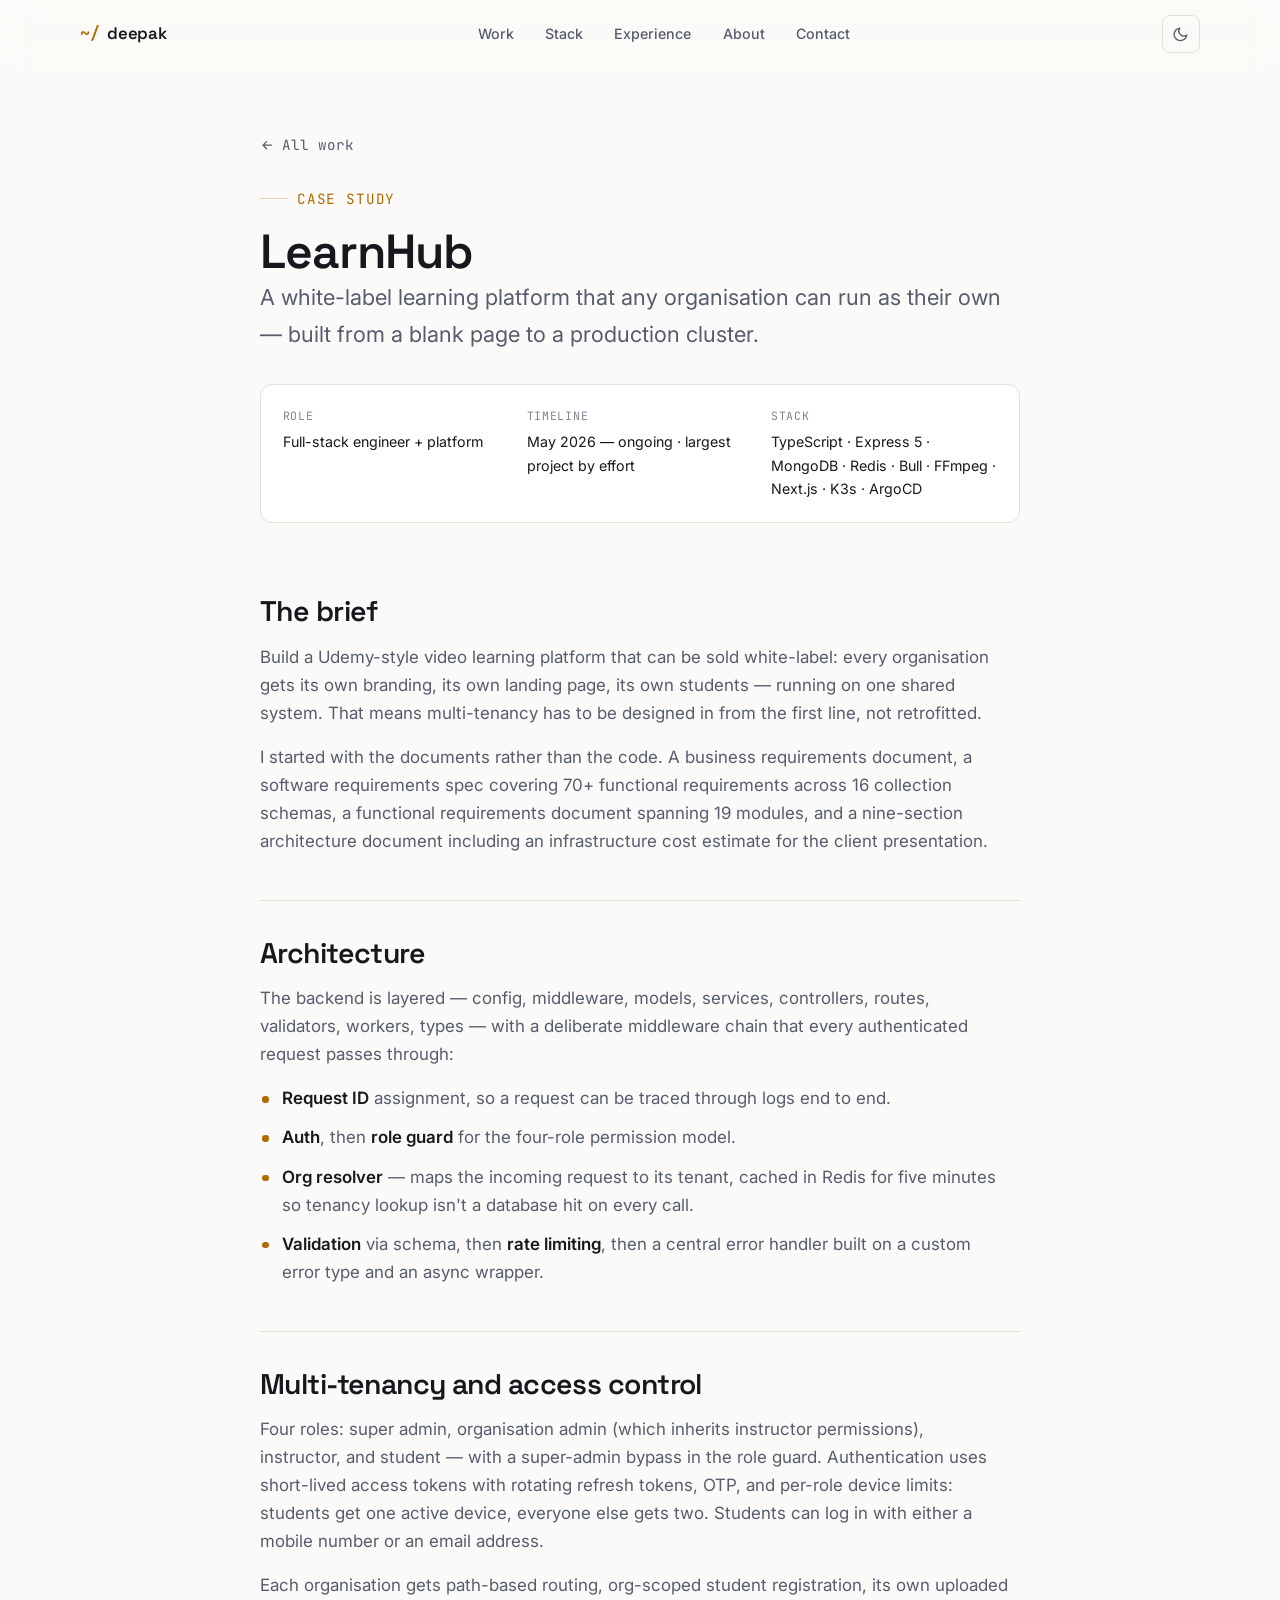
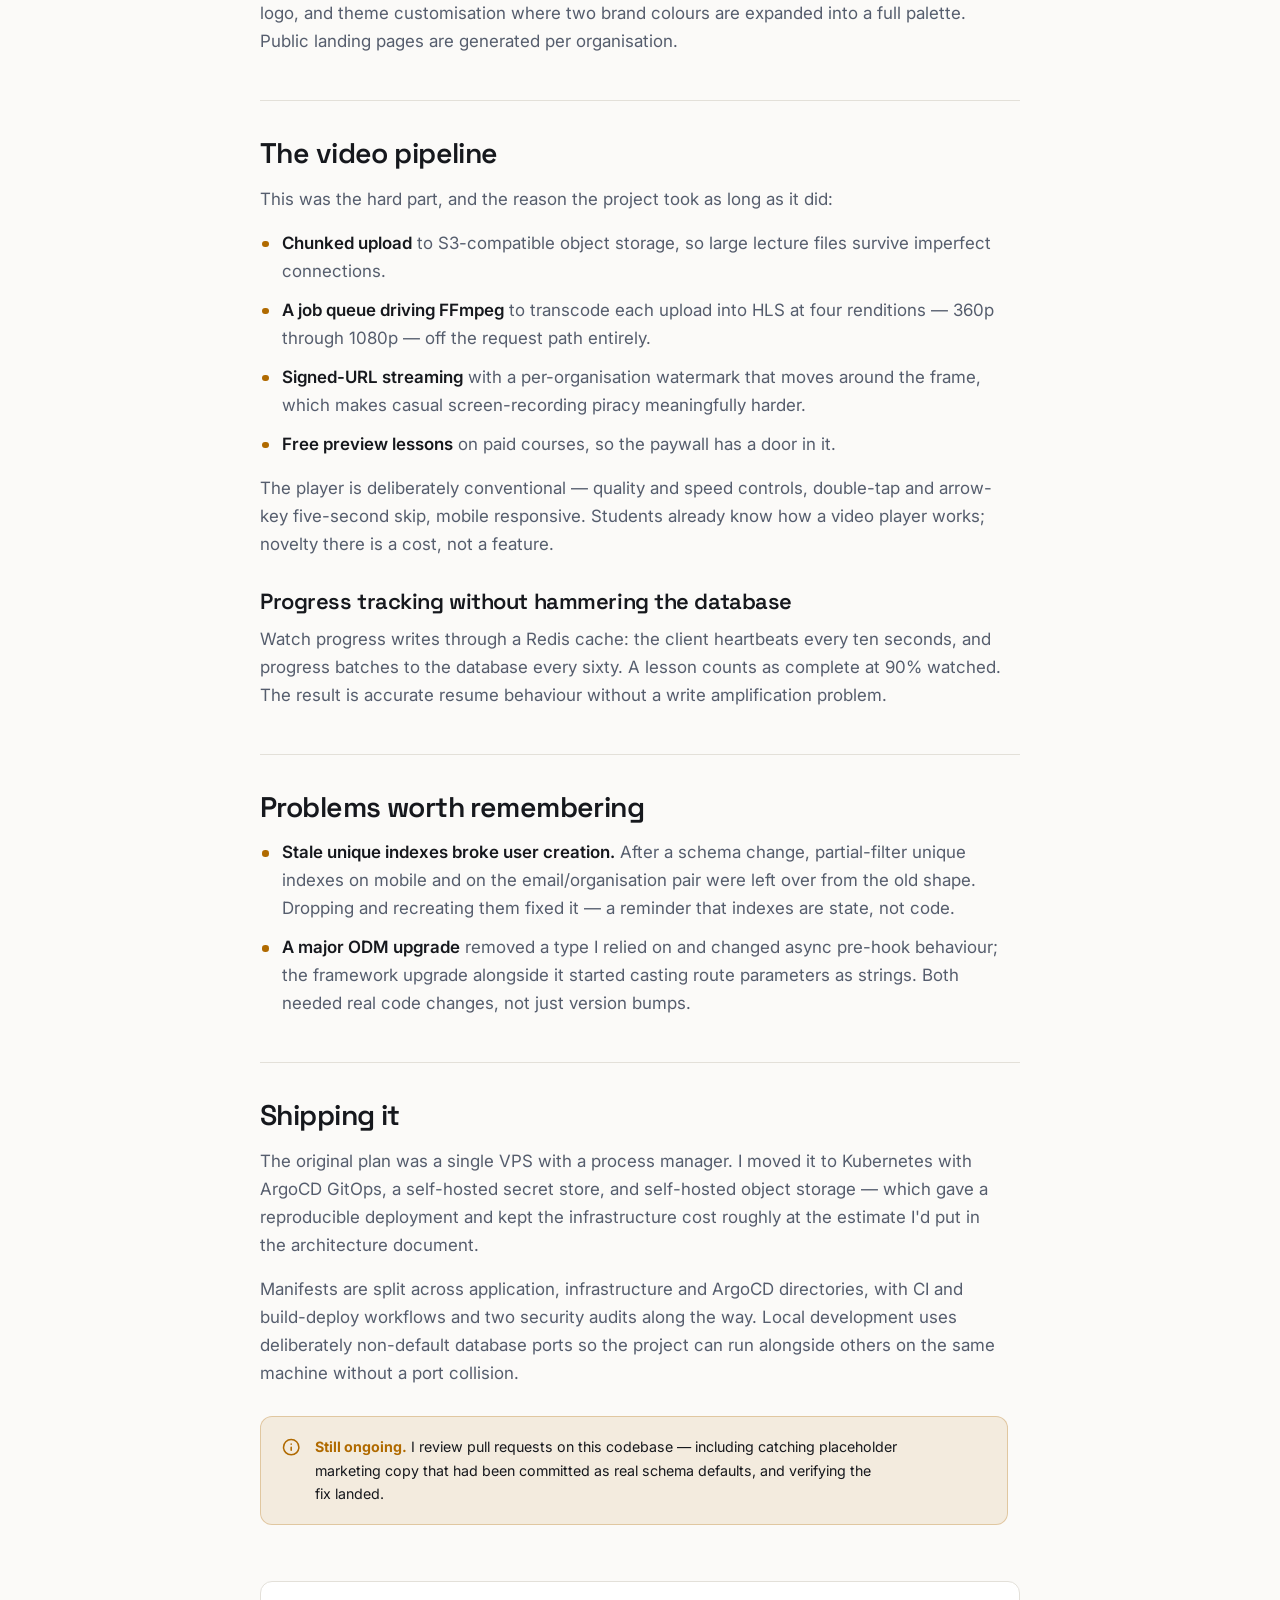
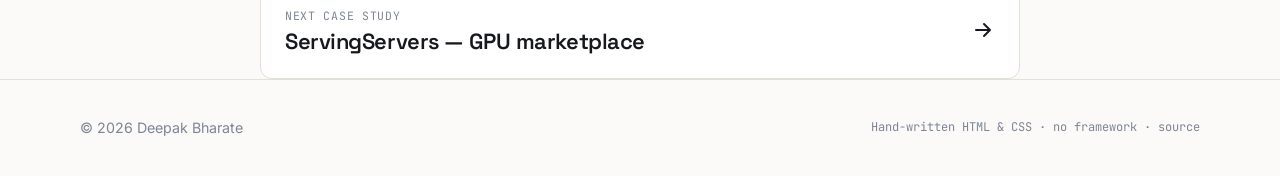
<file: projects/learnhub.html>
<!DOCTYPE html>
<html lang="en" data-theme="dark">
<head>
<meta charset="UTF-8">
<meta name="viewport" content="width=device-width, initial-scale=1">
<title>LearnHub — Deepak Bharate</title>
<meta name="description" content="A white-label multi-tenant video-learning SaaS built from requirements documents to production: HLS transcoding, signed-URL streaming, per-organisation theming and 4-role RBAC.">
<link rel="canonical" href="https://04deepak.github.io/portfolio/projects/learnhub.html">
<meta property="og:title" content="LearnHub — Deepak Bharate">
<meta property="og:description" content="Multi-tenant video-learning SaaS, from BRD to production on Kubernetes.">
<link rel="icon" href="data:image/svg+xml,<svg xmlns='http://www.w3.org/2000/svg' viewBox='0 0 100 100'><rect width='100' height='100' rx='22' fill='%230b0d12'/><text y='72' x='50' text-anchor='middle' font-size='62' font-family='monospace' font-weight='bold' fill='%23ffb454'>D</text></svg>">
<link rel="preconnect" href="https://fonts.googleapis.com">
<link rel="preconnect" href="https://fonts.gstatic.com" crossorigin>
<link href="https://fonts.googleapis.com/css2?family=Inter:wght@400;500;600&family=Space+Grotesk:wght@500;600;700&family=JetBrains+Mono:wght@400;500&display=swap" rel="stylesheet">
<link rel="stylesheet" href="../styles/main.css">
<script>
  (function () {
    try {
      var saved = localStorage.getItem("theme");
      var theme = saved || (window.matchMedia("(prefers-color-scheme: light)").matches ? "light" : "dark");
      document.documentElement.setAttribute("data-theme", theme);
    } catch (e) {}
  })();
</script>
</head>

<body>
<a class="skip-link" href="#main">Skip to content</a>

<header class="site-header" id="siteHeader">
  <nav class="wrap nav" aria-label="Primary">
    <a class="brand" href="../"><span class="brand-mark">~/</span>deepak</a>
    <ul class="nav-links" id="navLinks">
      <li><a href="../work.html">Work</a></li>
      <li><a href="../#stack">Stack</a></li>
      <li><a href="../#timeline">Experience</a></li>
      <li><a href="../#about">About</a></li>
      <li><a href="../#contact">Contact</a></li>
    </ul>
    <div class="nav-tools">
      <button class="icon-btn theme-toggle" id="themeToggle" aria-label="Toggle colour theme">
        <svg class="icon-sun" viewBox="0 0 24 24" fill="none" stroke="currentColor" stroke-width="2" stroke-linecap="round" aria-hidden="true"><circle cx="12" cy="12" r="4"/><path d="M12 2v2M12 20v2M4.9 4.9l1.4 1.4M17.7 17.7l1.4 1.4M2 12h2M20 12h2M4.9 19.1l1.4-1.4M17.7 6.3l1.4-1.4"/></svg>
        <svg class="icon-moon" viewBox="0 0 24 24" fill="none" stroke="currentColor" stroke-width="2" stroke-linecap="round" stroke-linejoin="round" aria-hidden="true"><path d="M21 12.8A9 9 0 1 1 11.2 3a7 7 0 0 0 9.8 9.8Z"/></svg>
      </button>
      <button class="icon-btn nav-toggle" id="navToggle" aria-label="Menu" aria-expanded="false" aria-controls="navLinks">
        <svg viewBox="0 0 24 24" fill="none" stroke="currentColor" stroke-width="2" stroke-linecap="round" aria-hidden="true"><path d="M4 7h16M4 12h16M4 17h16"/></svg>
      </button>
    </div>
  </nav>
</header>

<main id="main">
  <div class="wrap wrap--narrow">

    <section class="case-hero">
      <a class="back-link" href="../work.html">
        <svg viewBox="0 0 24 24" fill="none" stroke="currentColor" stroke-width="2" stroke-linecap="round" stroke-linejoin="round" aria-hidden="true"><path d="M19 12H5M11 18l-6-6 6-6"/></svg>
        All work
      </a>
      <p class="eyebrow">Case study</p>
      <h1 style="font-size:var(--step-4)">LearnHub</h1>
      <p class="lede">A white-label learning platform that any organisation can run as their own — built from a blank page to a production cluster.</p>

      <dl class="case-meta">
        <div><dt>Role</dt><dd>Full-stack engineer + platform</dd></div>
        <div><dt>Timeline</dt><dd>May 2026 — ongoing · largest project by effort</dd></div>
        <div><dt>Stack</dt><dd>TypeScript · Express 5 · MongoDB · Redis · Bull · FFmpeg · Next.js · K3s · ArgoCD</dd></div>
      </dl>
    </section>

    <article class="case-body">

      <h2>The brief</h2>
      <p>
        Build a Udemy-style video learning platform that can be sold white-label: every organisation gets its own
        branding, its own landing page, its own students — running on one shared system. That means multi-tenancy
        has to be designed in from the first line, not retrofitted.
      </p>
      <p>
        I started with the documents rather than the code. A business requirements document, a software
        requirements spec covering 70+ functional requirements across 16 collection schemas, a functional
        requirements document spanning 19 modules, and a nine-section architecture document including an
        infrastructure cost estimate for the client presentation.
      </p>

      <h2>Architecture</h2>
      <p>
        The backend is layered — config, middleware, models, services, controllers, routes, validators, workers,
        types — with a deliberate middleware chain that every authenticated request passes through:
      </p>
      <ul class="bullets">
        <li><strong>Request ID</strong> assignment, so a request can be traced through logs end to end.</li>
        <li><strong>Auth</strong>, then <strong>role guard</strong> for the four-role permission model.</li>
        <li><strong>Org resolver</strong> — maps the incoming request to its tenant, cached in Redis for five minutes so tenancy lookup isn't a database hit on every call.</li>
        <li><strong>Validation</strong> via schema, then <strong>rate limiting</strong>, then a central error handler built on a custom error type and an async wrapper.</li>
      </ul>

      <h2>Multi-tenancy and access control</h2>
      <p>
        Four roles: super admin, organisation admin (which inherits instructor permissions), instructor, and
        student — with a super-admin bypass in the role guard. Authentication uses short-lived access tokens with
        rotating refresh tokens, OTP, and per-role device limits: students get one active device, everyone else
        gets two. Students can log in with either a mobile number or an email address.
      </p>
      <p>
        Each organisation gets path-based routing, org-scoped student registration, its own uploaded logo, and
        theme customisation where two brand colours are expanded into a full palette. Public landing pages are
        generated per organisation.
      </p>

      <h2>The video pipeline</h2>
      <p>
        This was the hard part, and the reason the project took as long as it did:
      </p>
      <ul class="bullets">
        <li><strong>Chunked upload</strong> to S3-compatible object storage, so large lecture files survive imperfect connections.</li>
        <li><strong>A job queue driving FFmpeg</strong> to transcode each upload into HLS at four renditions — 360p through 1080p — off the request path entirely.</li>
        <li><strong>Signed-URL streaming</strong> with a per-organisation watermark that moves around the frame, which makes casual screen-recording piracy meaningfully harder.</li>
        <li><strong>Free preview lessons</strong> on paid courses, so the paywall has a door in it.</li>
      </ul>
      <p>
        The player is deliberately conventional — quality and speed controls, double-tap and arrow-key five-second
        skip, mobile responsive. Students already know how a video player works; novelty there is a cost, not a feature.
      </p>

      <h3>Progress tracking without hammering the database</h3>
      <p>
        Watch progress writes through a Redis cache: the client heartbeats every ten seconds, and progress batches
        to the database every sixty. A lesson counts as complete at 90% watched. The result is accurate resume
        behaviour without a write amplification problem.
      </p>

      <h2>Problems worth remembering</h2>
      <ul class="bullets">
        <li><strong>Stale unique indexes broke user creation.</strong> After a schema change, partial-filter unique indexes on mobile and on the email/organisation pair were left over from the old shape. Dropping and recreating them fixed it — a reminder that indexes are state, not code.</li>
        <li><strong>A major ODM upgrade</strong> removed a type I relied on and changed async pre-hook behaviour; the framework upgrade alongside it started casting route parameters as strings. Both needed real code changes, not just version bumps.</li>
      </ul>

      <h2>Shipping it</h2>
      <p>
        The original plan was a single VPS with a process manager. I moved it to Kubernetes with ArgoCD GitOps, a
        self-hosted secret store, and self-hosted object storage — which gave a reproducible deployment and kept
        the infrastructure cost roughly at the estimate I'd put in the architecture document.
      </p>
      <p>
        Manifests are split across application, infrastructure and ArgoCD directories, with CI and build-deploy
        workflows and two security audits along the way. Local development uses deliberately non-default database
        ports so the project can run alongside others on the same machine without a port collision.
      </p>

      <div class="callout">
        <svg viewBox="0 0 24 24" fill="none" stroke="currentColor" stroke-width="2" stroke-linecap="round" aria-hidden="true"><circle cx="12" cy="12" r="10"/><path d="M12 16v-4M12 8h.01"/></svg>
        <p><strong>Still ongoing.</strong> I review pull requests on this codebase — including catching placeholder marketing copy that had been committed as real schema defaults, and verifying the fix landed.</p>
      </div>

    </article>

    <a class="next-case" href="servingservers.html">
      <div>
        <p class="label">Next case study</p>
        <h3>ServingServers — GPU marketplace</h3>
      </div>
      <svg viewBox="0 0 24 24" width="24" height="24" fill="none" stroke="currentColor" stroke-width="2" stroke-linecap="round" stroke-linejoin="round" aria-hidden="true"><path d="M5 12h14M13 6l6 6-6 6"/></svg>
    </a>

  </div>
</main>

<footer class="site-footer">
  <div class="wrap footer-inner">
    <p>© <span id="year">2026</span> Deepak Bharate</p>
    <p class="footer-built">Hand-written HTML &amp; CSS · no framework · <a href="https://github.com/04Deepak/portfolio" target="_blank" rel="noopener">source</a></p>
  </div>
</footer>

<script src="../app.js"></script>
</body>
</html>
</file>
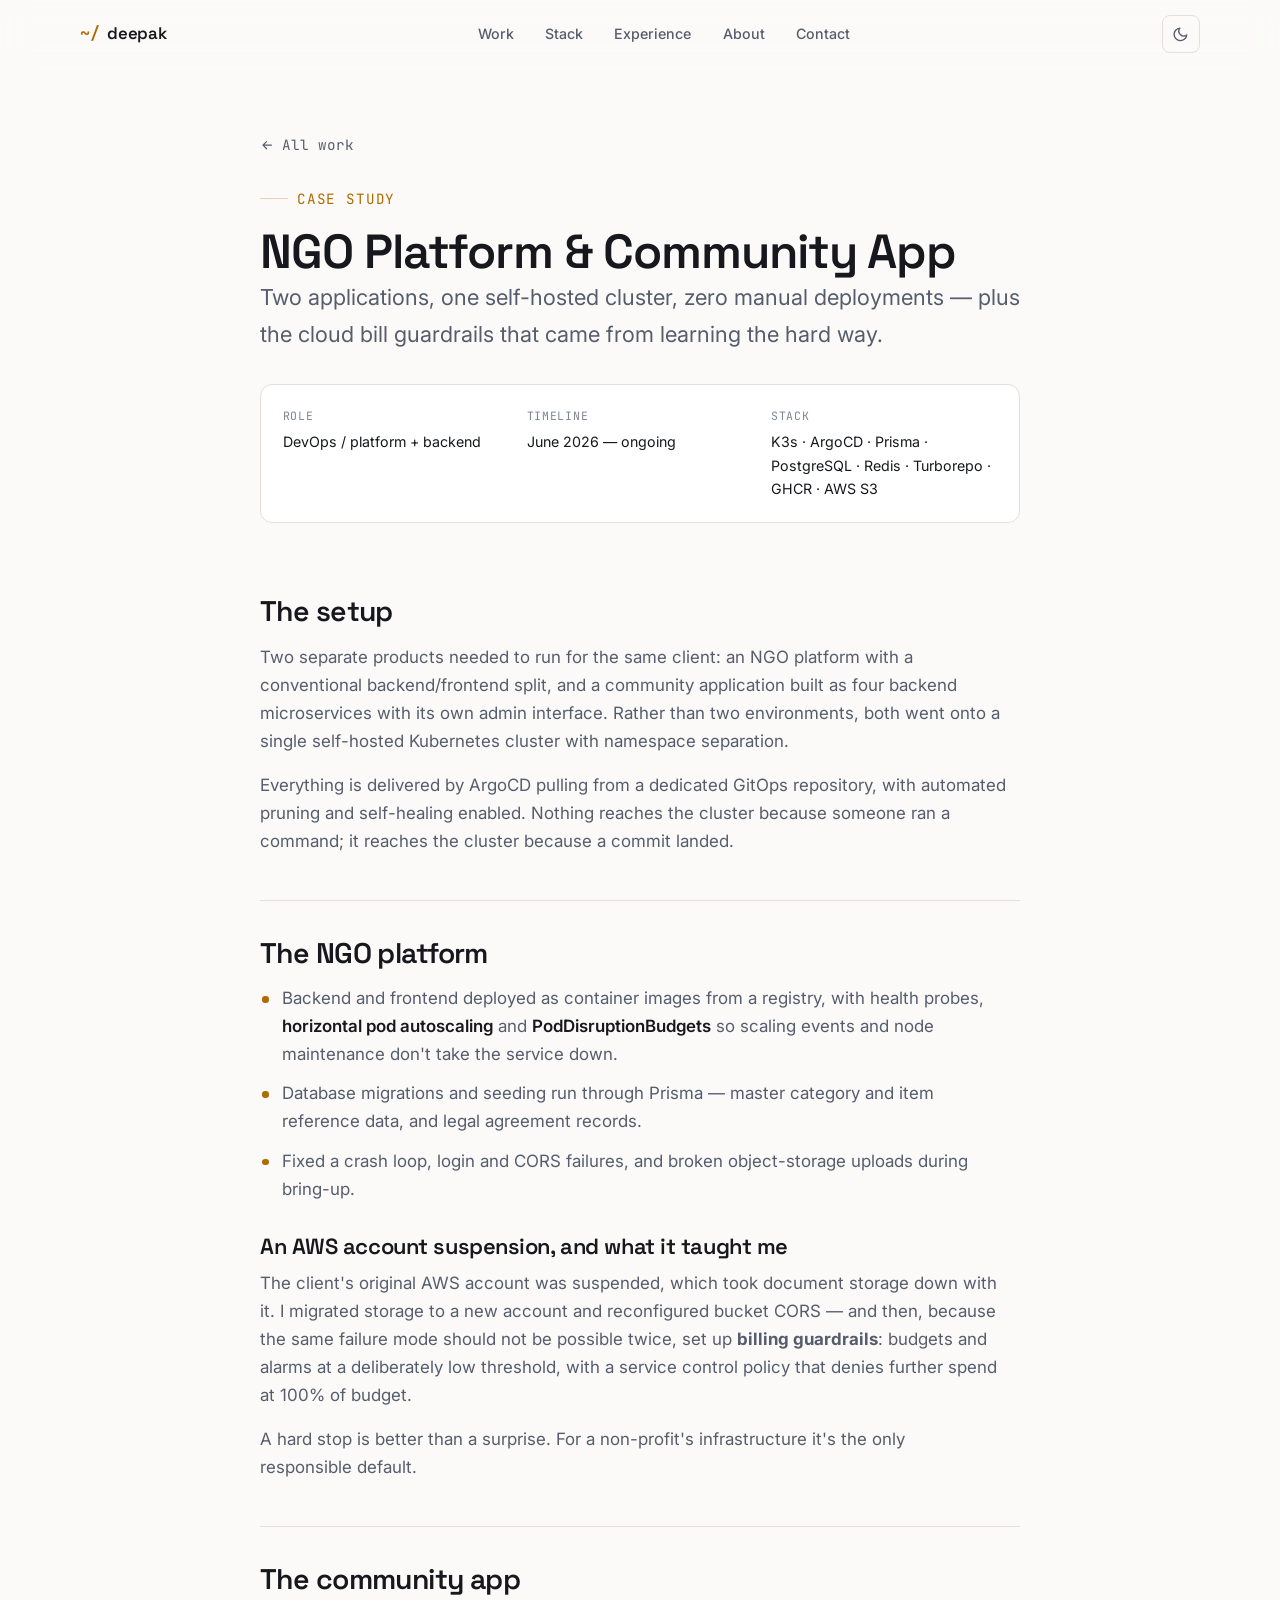
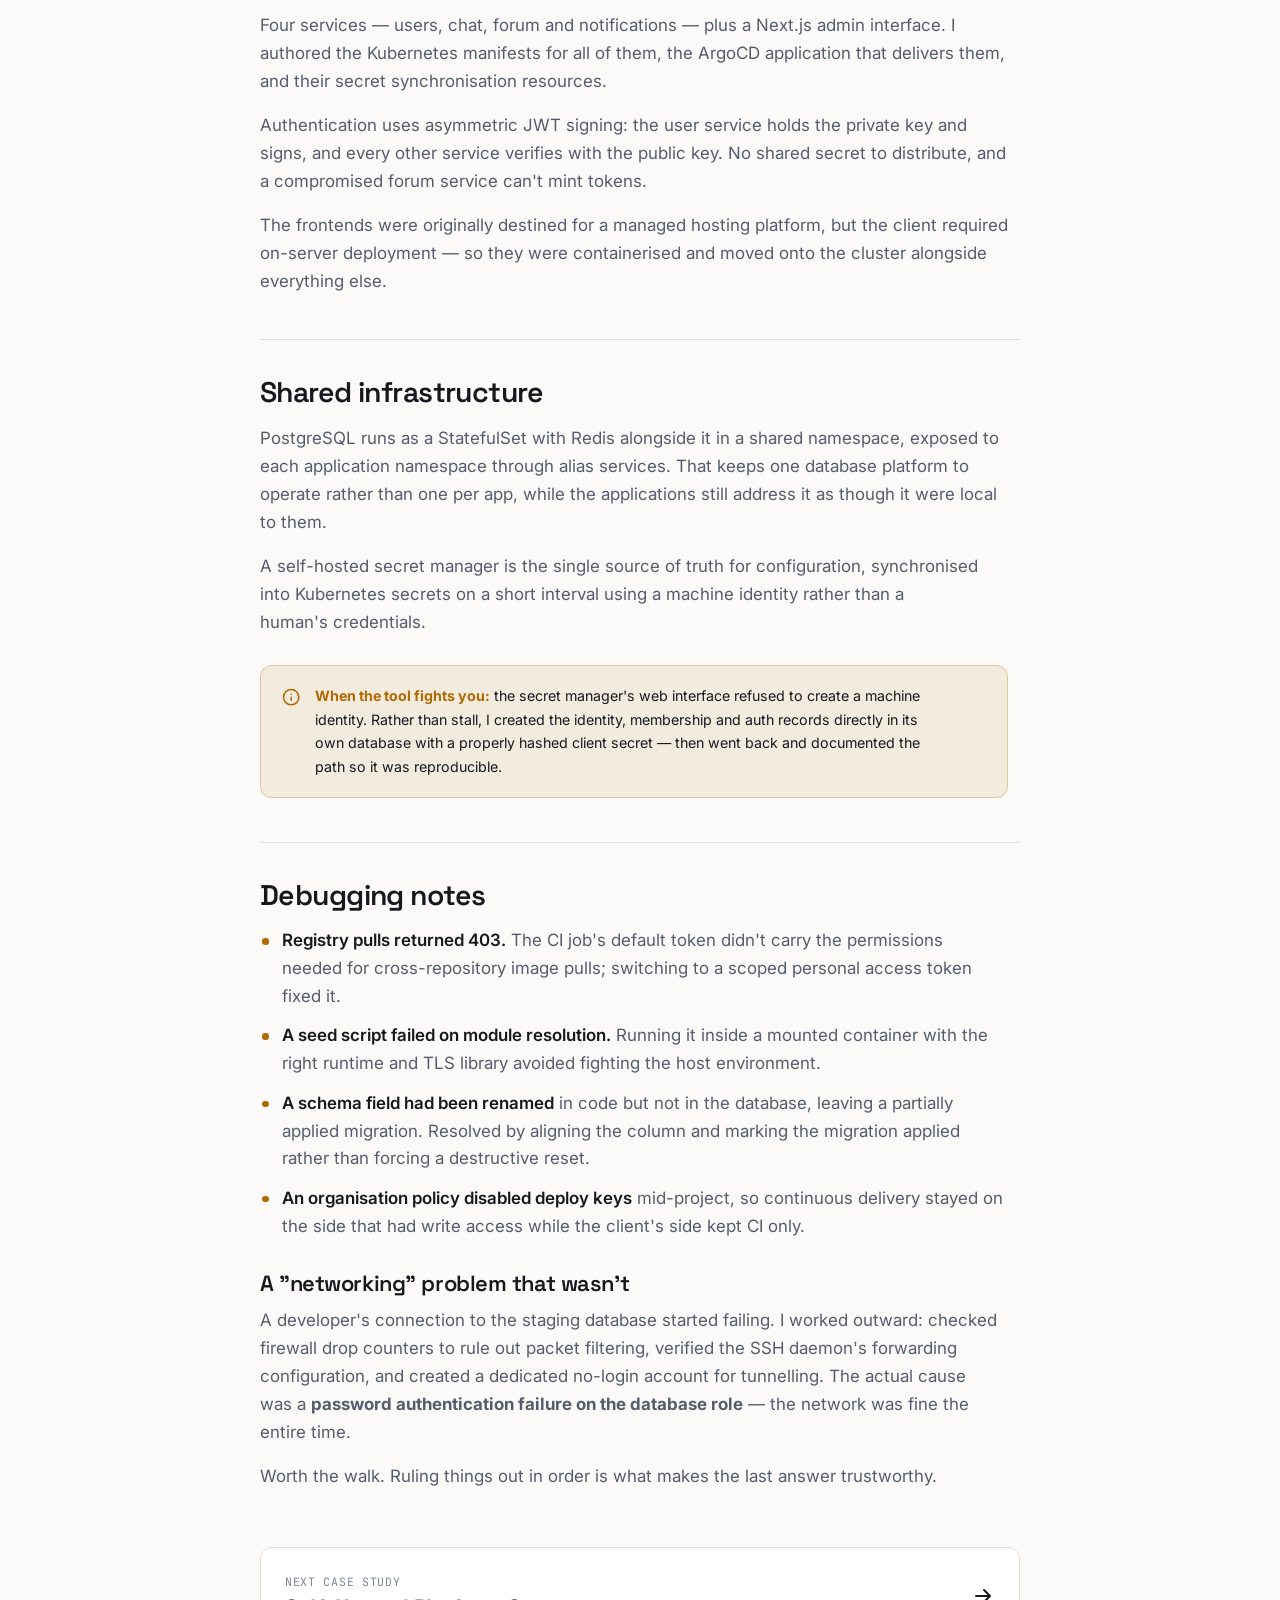
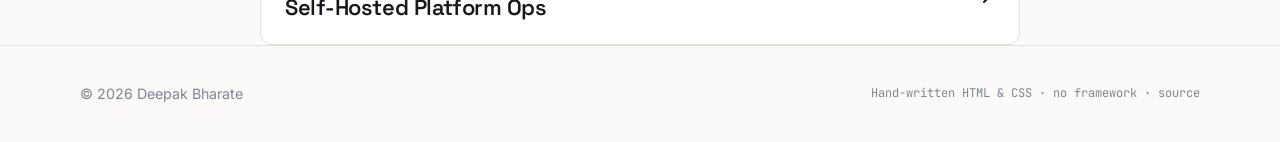
<file: projects/ngo.html>
<!DOCTYPE html>
<html lang="en" data-theme="dark">
<head>
<meta charset="UTF-8">
<meta name="viewport" content="width=device-width, initial-scale=1">
<title>NGO Platform &amp; Community App — Deepak Bharate</title>
<meta name="description" content="Two applications on one self-hosted Kubernetes cluster delivered by ArgoCD GitOps, including a four-service microservice app, shared stateful infrastructure and cloud billing guardrails.">
<link rel="canonical" href="https://04deepak.github.io/portfolio/projects/ngo.html">
<meta property="og:title" content="NGO Platform &amp; Community App — Deepak Bharate">
<meta property="og:description" content="Self-hosted K3s cluster, ArgoCD GitOps, four-service microservices.">
<link rel="icon" href="data:image/svg+xml,<svg xmlns='http://www.w3.org/2000/svg' viewBox='0 0 100 100'><rect width='100' height='100' rx='22' fill='%230b0d12'/><text y='72' x='50' text-anchor='middle' font-size='62' font-family='monospace' font-weight='bold' fill='%23ffb454'>D</text></svg>">
<link rel="preconnect" href="https://fonts.googleapis.com">
<link rel="preconnect" href="https://fonts.gstatic.com" crossorigin>
<link href="https://fonts.googleapis.com/css2?family=Inter:wght@400;500;600&family=Space+Grotesk:wght@500;600;700&family=JetBrains+Mono:wght@400;500&display=swap" rel="stylesheet">
<link rel="stylesheet" href="../styles/main.css">
<script>
  (function () {
    try {
      var saved = localStorage.getItem("theme");
      var theme = saved || (window.matchMedia("(prefers-color-scheme: light)").matches ? "light" : "dark");
      document.documentElement.setAttribute("data-theme", theme);
    } catch (e) {}
  })();
</script>
</head>

<body>
<a class="skip-link" href="#main">Skip to content</a>

<header class="site-header" id="siteHeader">
  <nav class="wrap nav" aria-label="Primary">
    <a class="brand" href="../"><span class="brand-mark">~/</span>deepak</a>
    <ul class="nav-links" id="navLinks">
      <li><a href="../work.html">Work</a></li>
      <li><a href="../#stack">Stack</a></li>
      <li><a href="../#timeline">Experience</a></li>
      <li><a href="../#about">About</a></li>
      <li><a href="../#contact">Contact</a></li>
    </ul>
    <div class="nav-tools">
      <button class="icon-btn theme-toggle" id="themeToggle" aria-label="Toggle colour theme">
        <svg class="icon-sun" viewBox="0 0 24 24" fill="none" stroke="currentColor" stroke-width="2" stroke-linecap="round" aria-hidden="true"><circle cx="12" cy="12" r="4"/><path d="M12 2v2M12 20v2M4.9 4.9l1.4 1.4M17.7 17.7l1.4 1.4M2 12h2M20 12h2M4.9 19.1l1.4-1.4M17.7 6.3l1.4-1.4"/></svg>
        <svg class="icon-moon" viewBox="0 0 24 24" fill="none" stroke="currentColor" stroke-width="2" stroke-linecap="round" stroke-linejoin="round" aria-hidden="true"><path d="M21 12.8A9 9 0 1 1 11.2 3a7 7 0 0 0 9.8 9.8Z"/></svg>
      </button>
      <button class="icon-btn nav-toggle" id="navToggle" aria-label="Menu" aria-expanded="false" aria-controls="navLinks">
        <svg viewBox="0 0 24 24" fill="none" stroke="currentColor" stroke-width="2" stroke-linecap="round" aria-hidden="true"><path d="M4 7h16M4 12h16M4 17h16"/></svg>
      </button>
    </div>
  </nav>
</header>

<main id="main">
  <div class="wrap wrap--narrow">

    <section class="case-hero">
      <a class="back-link" href="../work.html">
        <svg viewBox="0 0 24 24" fill="none" stroke="currentColor" stroke-width="2" stroke-linecap="round" stroke-linejoin="round" aria-hidden="true"><path d="M19 12H5M11 18l-6-6 6-6"/></svg>
        All work
      </a>
      <p class="eyebrow">Case study</p>
      <h1 style="font-size:var(--step-4)">NGO Platform &amp; Community App</h1>
      <p class="lede">Two applications, one self-hosted cluster, zero manual deployments — plus the cloud bill guardrails that came from learning the hard way.</p>

      <dl class="case-meta">
        <div><dt>Role</dt><dd>DevOps / platform + backend</dd></div>
        <div><dt>Timeline</dt><dd>June 2026 — ongoing</dd></div>
        <div><dt>Stack</dt><dd>K3s · ArgoCD · Prisma · PostgreSQL · Redis · Turborepo · GHCR · AWS S3</dd></div>
      </dl>
    </section>

    <article class="case-body">

      <h2>The setup</h2>
      <p>
        Two separate products needed to run for the same client: an NGO platform with a conventional
        backend/frontend split, and a community application built as four backend microservices with its own admin
        interface. Rather than two environments, both went onto a single self-hosted Kubernetes cluster with
        namespace separation.
      </p>
      <p>
        Everything is delivered by ArgoCD pulling from a dedicated GitOps repository, with automated pruning and
        self-healing enabled. Nothing reaches the cluster because someone ran a command; it reaches the cluster
        because a commit landed.
      </p>

      <h2>The NGO platform</h2>
      <ul class="bullets">
        <li>Backend and frontend deployed as container images from a registry, with health probes, <strong>horizontal pod autoscaling</strong> and <strong>PodDisruptionBudgets</strong> so scaling events and node maintenance don't take the service down.</li>
        <li>Database migrations and seeding run through Prisma — master category and item reference data, and legal agreement records.</li>
        <li>Fixed a crash loop, login and CORS failures, and broken object-storage uploads during bring-up.</li>
      </ul>

      <h3>An AWS account suspension, and what it taught me</h3>
      <p>
        The client's original AWS account was suspended, which took document storage down with it. I migrated
        storage to a new account and reconfigured bucket CORS — and then, because the same failure mode should not
        be possible twice, set up <strong>billing guardrails</strong>: budgets and alarms at a deliberately low
        threshold, with a service control policy that denies further spend at 100% of budget.
      </p>
      <p>
        A hard stop is better than a surprise. For a non-profit's infrastructure it's the only responsible default.
      </p>

      <h2>The community app</h2>
      <p>
        Four services — users, chat, forum and notifications — plus a Next.js admin interface. I authored the
        Kubernetes manifests for all of them, the ArgoCD application that delivers them, and their secret
        synchronisation resources.
      </p>
      <p>
        Authentication uses asymmetric JWT signing: the user service holds the private key and signs, and every
        other service verifies with the public key. No shared secret to distribute, and a compromised forum
        service can't mint tokens.
      </p>
      <p>
        The frontends were originally destined for a managed hosting platform, but the client required on-server
        deployment — so they were containerised and moved onto the cluster alongside everything else.
      </p>

      <h2>Shared infrastructure</h2>
      <p>
        PostgreSQL runs as a StatefulSet with Redis alongside it in a shared namespace, exposed to each
        application namespace through alias services. That keeps one database platform to operate rather than one
        per app, while the applications still address it as though it were local to them.
      </p>
      <p>
        A self-hosted secret manager is the single source of truth for configuration, synchronised into Kubernetes
        secrets on a short interval using a machine identity rather than a human's credentials.
      </p>

      <div class="callout">
        <svg viewBox="0 0 24 24" fill="none" stroke="currentColor" stroke-width="2" stroke-linecap="round" aria-hidden="true"><circle cx="12" cy="12" r="10"/><path d="M12 16v-4M12 8h.01"/></svg>
        <p><strong>When the tool fights you:</strong> the secret manager's web interface refused to create a machine identity. Rather than stall, I created the identity, membership and auth records directly in its own database with a properly hashed client secret — then went back and documented the path so it was reproducible.</p>
      </div>

      <h2>Debugging notes</h2>
      <ul class="bullets">
        <li><strong>Registry pulls returned 403.</strong> The CI job's default token didn't carry the permissions needed for cross-repository image pulls; switching to a scoped personal access token fixed it.</li>
        <li><strong>A seed script failed on module resolution.</strong> Running it inside a mounted container with the right runtime and TLS library avoided fighting the host environment.</li>
        <li><strong>A schema field had been renamed</strong> in code but not in the database, leaving a partially applied migration. Resolved by aligning the column and marking the migration applied rather than forcing a destructive reset.</li>
        <li><strong>An organisation policy disabled deploy keys</strong> mid-project, so continuous delivery stayed on the side that had write access while the client's side kept CI only.</li>
      </ul>

      <h3>A "networking" problem that wasn't</h3>
      <p>
        A developer's connection to the staging database started failing. I worked outward: checked firewall drop
        counters to rule out packet filtering, verified the SSH daemon's forwarding configuration, and created a
        dedicated no-login account for tunnelling. The actual cause was a <strong>password authentication failure
        on the database role</strong> — the network was fine the entire time.
      </p>
      <p>
        Worth the walk. Ruling things out in order is what makes the last answer trustworthy.
      </p>

    </article>

    <a class="next-case" href="apijay.html">
      <div>
        <p class="label">Next case study</p>
        <h3>Self-Hosted Platform Ops</h3>
      </div>
      <svg viewBox="0 0 24 24" width="24" height="24" fill="none" stroke="currentColor" stroke-width="2" stroke-linecap="round" stroke-linejoin="round" aria-hidden="true"><path d="M5 12h14M13 6l6 6-6 6"/></svg>
    </a>

  </div>
</main>

<footer class="site-footer">
  <div class="wrap footer-inner">
    <p>© <span id="year">2026</span> Deepak Bharate</p>
    <p class="footer-built">Hand-written HTML &amp; CSS · no framework · <a href="https://github.com/04Deepak/portfolio" target="_blank" rel="noopener">source</a></p>
  </div>
</footer>

<script src="../app.js"></script>
</body>
</html>
</file>
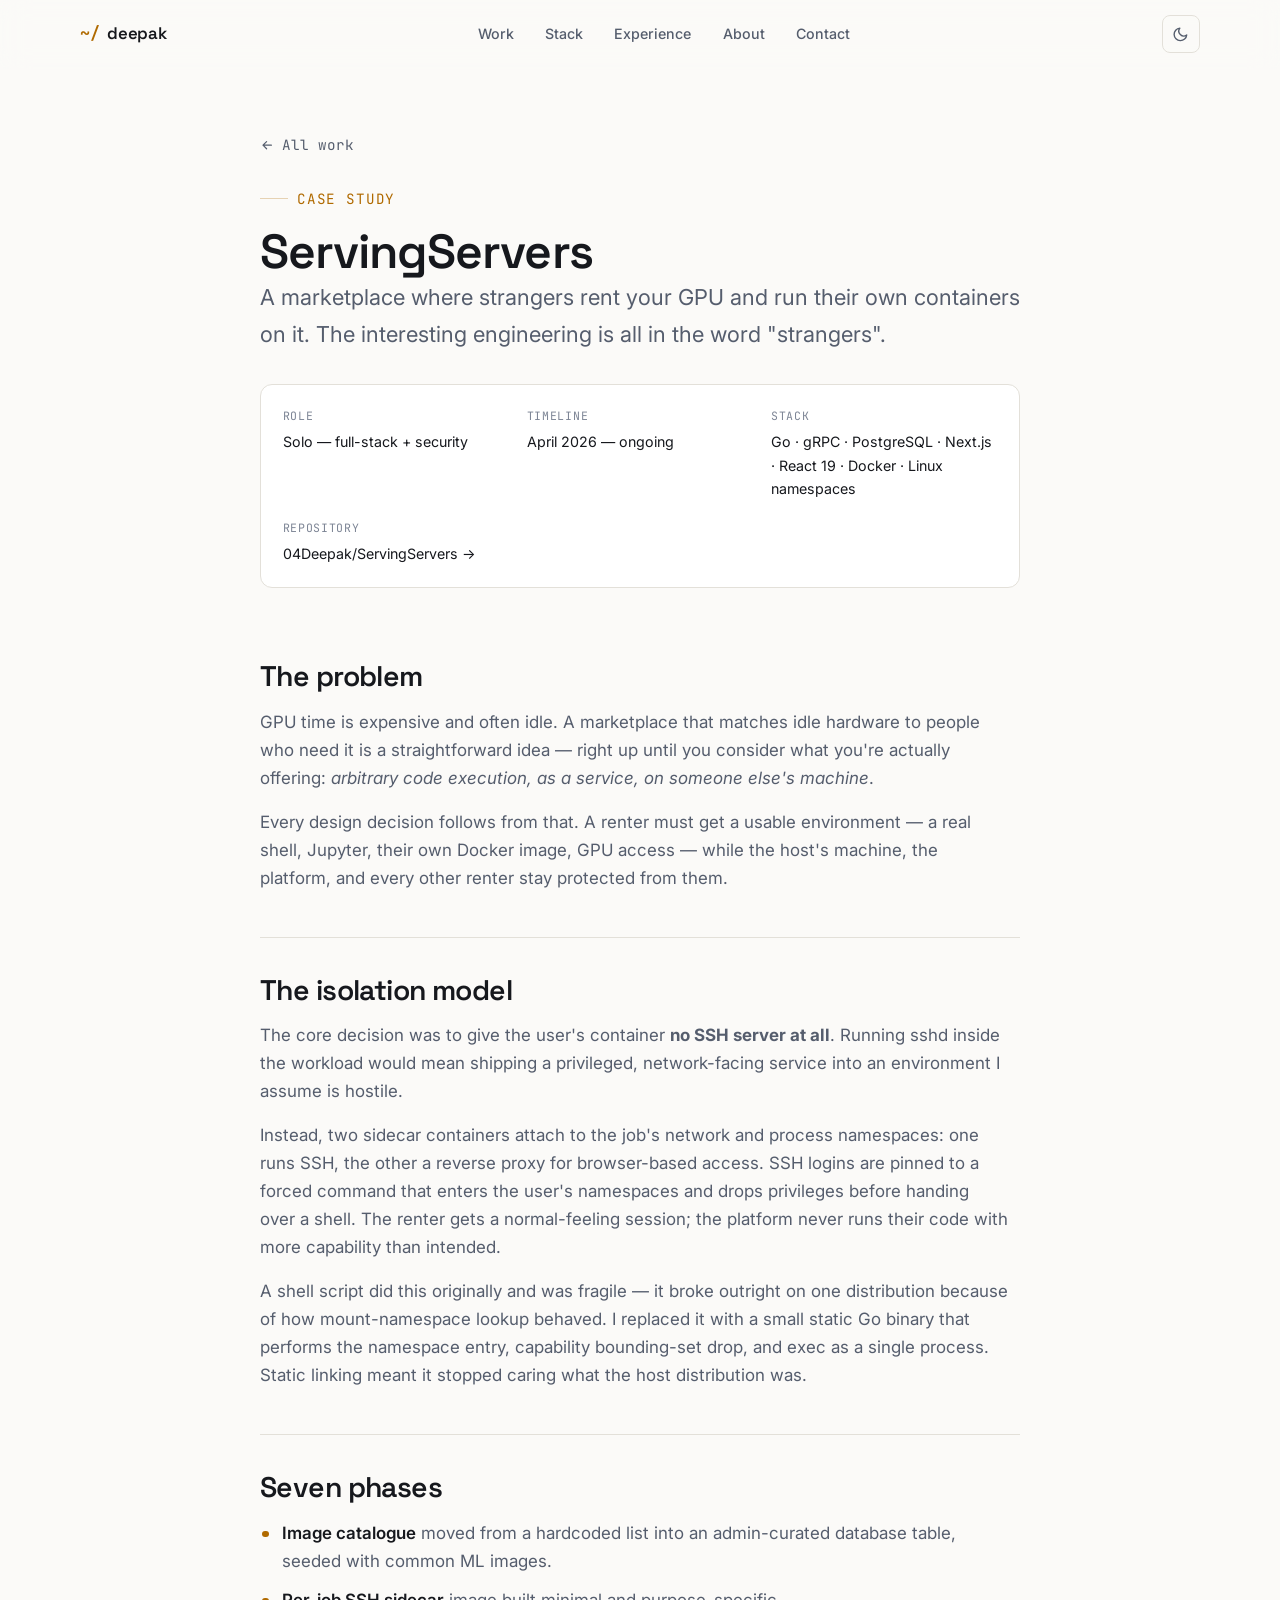
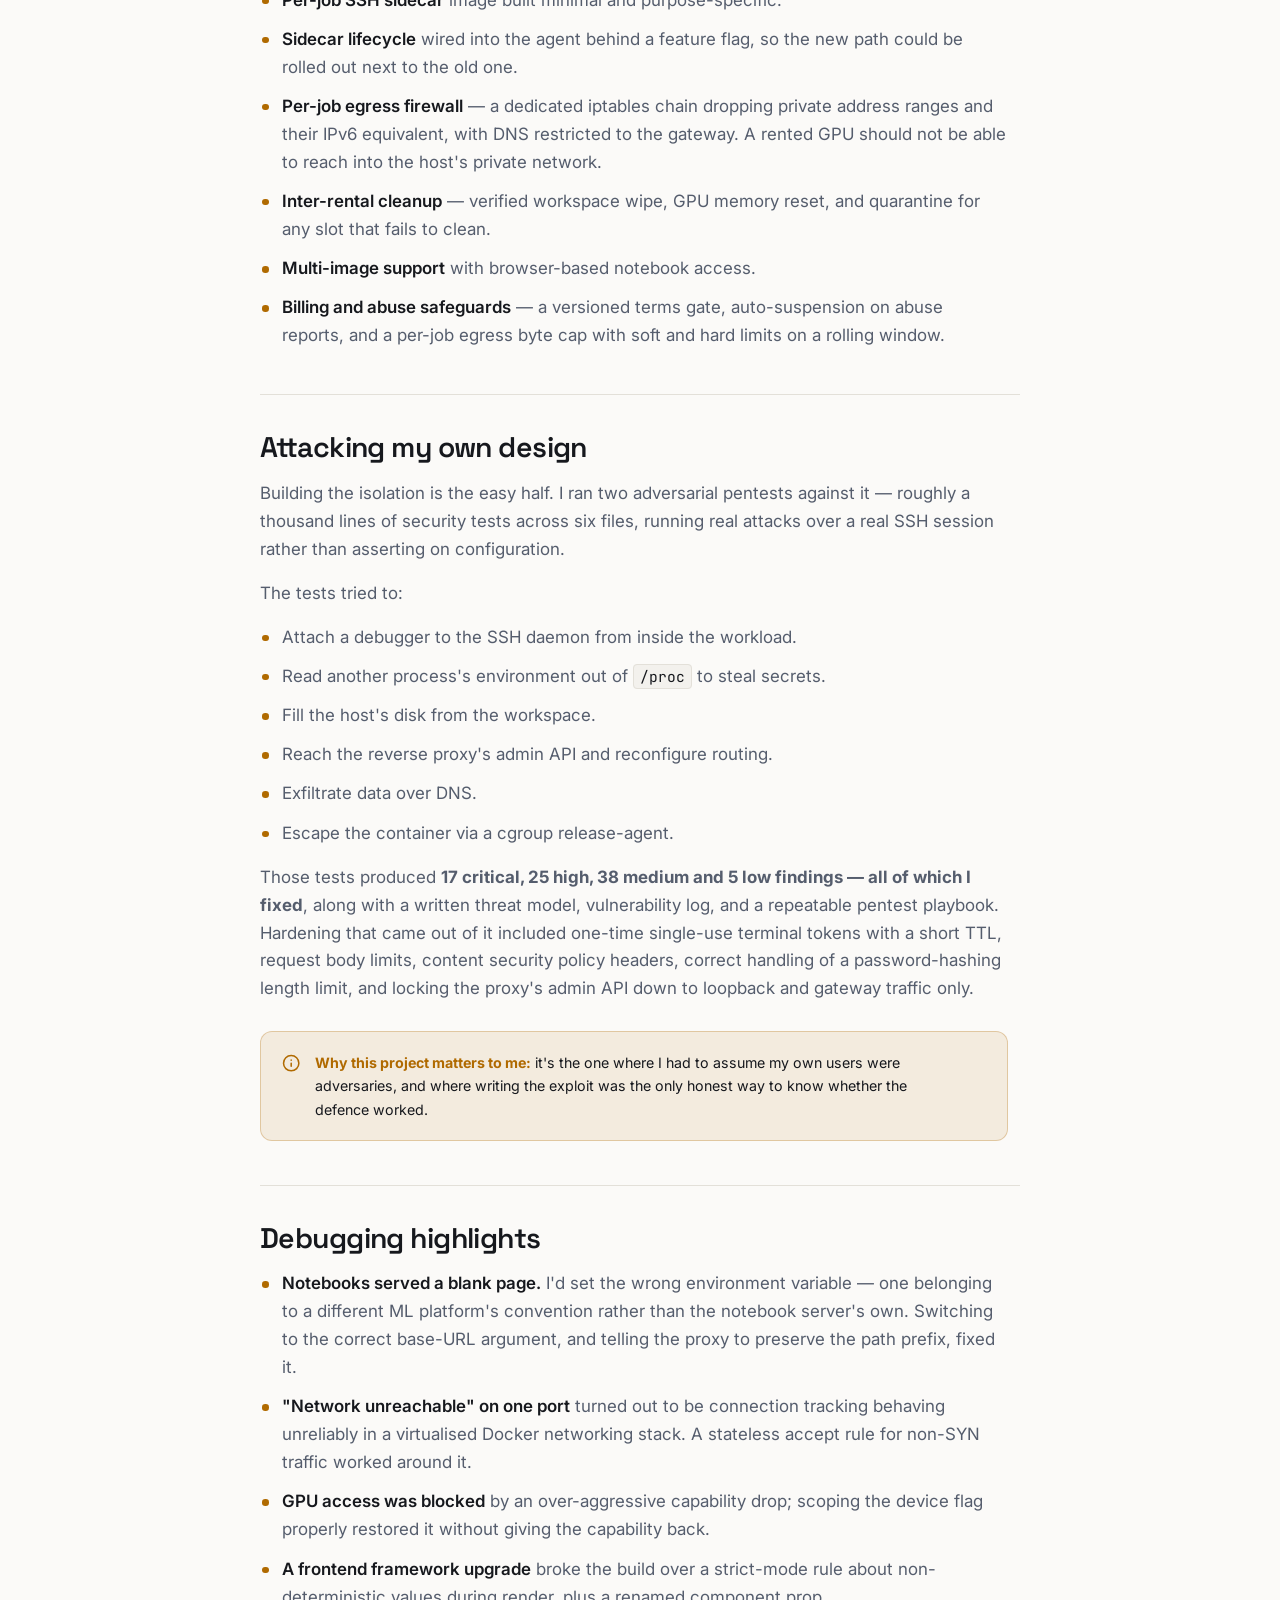
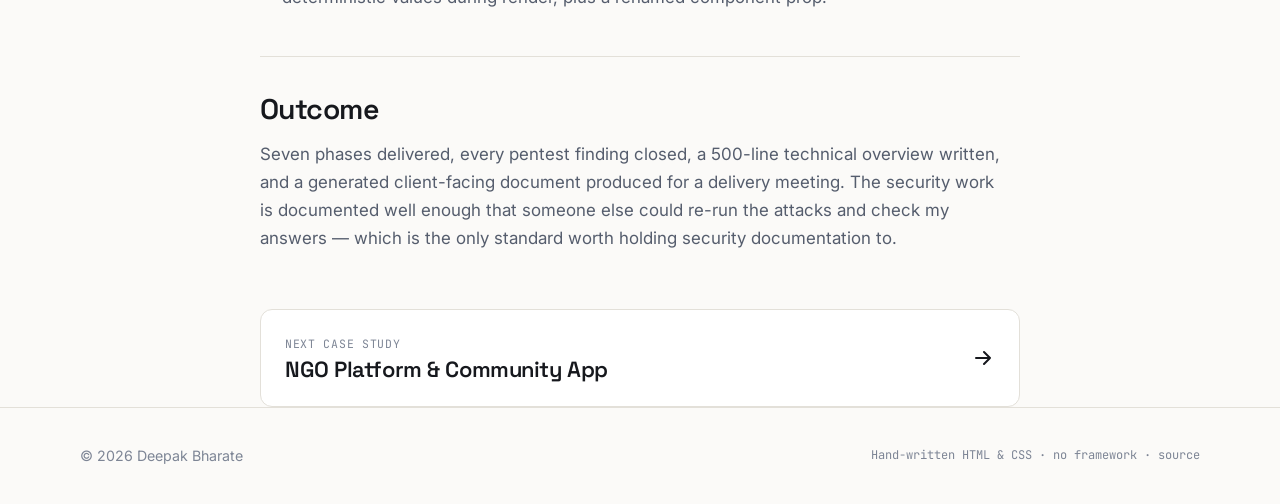
<file: projects/servingservers.html>
<!DOCTYPE html>
<html lang="en" data-theme="dark">
<head>
<meta charset="UTF-8">
<meta name="viewport" content="width=device-width, initial-scale=1">
<title>ServingServers — Deepak Bharate</title>
<meta name="description" content="A GPU rental marketplace built solo in Go: containerised jobs with per-job SSH, egress firewalling, usage billing, and two adversarial pentests run against my own isolation model.">
<link rel="canonical" href="https://04deepak.github.io/portfolio/projects/servingservers.html">
<meta property="og:title" content="ServingServers — Deepak Bharate">
<meta property="og:description" content="GPU rental marketplace in Go, hardened through adversarial self-testing.">
<link rel="icon" href="data:image/svg+xml,<svg xmlns='http://www.w3.org/2000/svg' viewBox='0 0 100 100'><rect width='100' height='100' rx='22' fill='%230b0d12'/><text y='72' x='50' text-anchor='middle' font-size='62' font-family='monospace' font-weight='bold' fill='%23ffb454'>D</text></svg>">
<link rel="preconnect" href="https://fonts.googleapis.com">
<link rel="preconnect" href="https://fonts.gstatic.com" crossorigin>
<link href="https://fonts.googleapis.com/css2?family=Inter:wght@400;500;600&family=Space+Grotesk:wght@500;600;700&family=JetBrains+Mono:wght@400;500&display=swap" rel="stylesheet">
<link rel="stylesheet" href="../styles/main.css">
<script>
  (function () {
    try {
      var saved = localStorage.getItem("theme");
      var theme = saved || (window.matchMedia("(prefers-color-scheme: light)").matches ? "light" : "dark");
      document.documentElement.setAttribute("data-theme", theme);
    } catch (e) {}
  })();
</script>
</head>

<body>
<a class="skip-link" href="#main">Skip to content</a>

<header class="site-header" id="siteHeader">
  <nav class="wrap nav" aria-label="Primary">
    <a class="brand" href="../"><span class="brand-mark">~/</span>deepak</a>
    <ul class="nav-links" id="navLinks">
      <li><a href="../work.html">Work</a></li>
      <li><a href="../#stack">Stack</a></li>
      <li><a href="../#timeline">Experience</a></li>
      <li><a href="../#about">About</a></li>
      <li><a href="../#contact">Contact</a></li>
    </ul>
    <div class="nav-tools">
      <button class="icon-btn theme-toggle" id="themeToggle" aria-label="Toggle colour theme">
        <svg class="icon-sun" viewBox="0 0 24 24" fill="none" stroke="currentColor" stroke-width="2" stroke-linecap="round" aria-hidden="true"><circle cx="12" cy="12" r="4"/><path d="M12 2v2M12 20v2M4.9 4.9l1.4 1.4M17.7 17.7l1.4 1.4M2 12h2M20 12h2M4.9 19.1l1.4-1.4M17.7 6.3l1.4-1.4"/></svg>
        <svg class="icon-moon" viewBox="0 0 24 24" fill="none" stroke="currentColor" stroke-width="2" stroke-linecap="round" stroke-linejoin="round" aria-hidden="true"><path d="M21 12.8A9 9 0 1 1 11.2 3a7 7 0 0 0 9.8 9.8Z"/></svg>
      </button>
      <button class="icon-btn nav-toggle" id="navToggle" aria-label="Menu" aria-expanded="false" aria-controls="navLinks">
        <svg viewBox="0 0 24 24" fill="none" stroke="currentColor" stroke-width="2" stroke-linecap="round" aria-hidden="true"><path d="M4 7h16M4 12h16M4 17h16"/></svg>
      </button>
    </div>
  </nav>
</header>

<main id="main">
  <div class="wrap wrap--narrow">

    <section class="case-hero">
      <a class="back-link" href="../work.html">
        <svg viewBox="0 0 24 24" fill="none" stroke="currentColor" stroke-width="2" stroke-linecap="round" stroke-linejoin="round" aria-hidden="true"><path d="M19 12H5M11 18l-6-6 6-6"/></svg>
        All work
      </a>
      <p class="eyebrow">Case study</p>
      <h1 style="font-size:var(--step-4)">ServingServers</h1>
      <p class="lede">A marketplace where strangers rent your GPU and run their own containers on it. The interesting engineering is all in the word "strangers".</p>

      <dl class="case-meta">
        <div><dt>Role</dt><dd>Solo — full-stack + security</dd></div>
        <div><dt>Timeline</dt><dd>April 2026 — ongoing</dd></div>
        <div><dt>Stack</dt><dd>Go · gRPC · PostgreSQL · Next.js · React 19 · Docker · Linux namespaces</dd></div>
        <div><dt>Repository</dt><dd><a href="https://github.com/04Deepak/ServingServers" target="_blank" rel="noopener">04Deepak/ServingServers →</a></dd></div>
      </dl>
    </section>

    <article class="case-body">

      <h2>The problem</h2>
      <p>
        GPU time is expensive and often idle. A marketplace that matches idle hardware to people who need it is a
        straightforward idea — right up until you consider what you're actually offering: <em>arbitrary code
        execution, as a service, on someone else's machine</em>.
      </p>
      <p>
        Every design decision follows from that. A renter must get a usable environment — a real shell, Jupyter,
        their own Docker image, GPU access — while the host's machine, the platform, and every other renter stay
        protected from them.
      </p>

      <h2>The isolation model</h2>
      <p>
        The core decision was to give the user's container <strong>no SSH server at all</strong>. Running sshd
        inside the workload would mean shipping a privileged, network-facing service into an environment I assume
        is hostile.
      </p>
      <p>
        Instead, two sidecar containers attach to the job's network and process namespaces: one runs SSH, the
        other a reverse proxy for browser-based access. SSH logins are pinned to a forced command that enters the
        user's namespaces and drops privileges before handing over a shell. The renter gets a normal-feeling
        session; the platform never runs their code with more capability than intended.
      </p>
      <p>
        A shell script did this originally and was fragile — it broke outright on one distribution because of how
        mount-namespace lookup behaved. I replaced it with a small static Go binary that performs the namespace
        entry, capability bounding-set drop, and exec as a single process. Static linking meant it stopped caring
        what the host distribution was.
      </p>

      <h2>Seven phases</h2>
      <ul class="bullets">
        <li><strong>Image catalogue</strong> moved from a hardcoded list into an admin-curated database table, seeded with common ML images.</li>
        <li><strong>Per-job SSH sidecar</strong> image built minimal and purpose-specific.</li>
        <li><strong>Sidecar lifecycle</strong> wired into the agent behind a feature flag, so the new path could be rolled out next to the old one.</li>
        <li><strong>Per-job egress firewall</strong> — a dedicated iptables chain dropping private address ranges and their IPv6 equivalent, with DNS restricted to the gateway. A rented GPU should not be able to reach into the host's private network.</li>
        <li><strong>Inter-rental cleanup</strong> — verified workspace wipe, GPU memory reset, and quarantine for any slot that fails to clean.</li>
        <li><strong>Multi-image support</strong> with browser-based notebook access.</li>
        <li><strong>Billing and abuse safeguards</strong> — a versioned terms gate, auto-suspension on abuse reports, and a per-job egress byte cap with soft and hard limits on a rolling window.</li>
      </ul>

      <h2>Attacking my own design</h2>
      <p>
        Building the isolation is the easy half. I ran two adversarial pentests against it — roughly a thousand
        lines of security tests across six files, running real attacks over a real SSH session rather than
        asserting on configuration.
      </p>
      <p>The tests tried to:</p>
      <ul class="bullets">
        <li>Attach a debugger to the SSH daemon from inside the workload.</li>
        <li>Read another process's environment out of <code>/proc</code> to steal secrets.</li>
        <li>Fill the host's disk from the workspace.</li>
        <li>Reach the reverse proxy's admin API and reconfigure routing.</li>
        <li>Exfiltrate data over DNS.</li>
        <li>Escape the container via a cgroup release-agent.</li>
      </ul>
      <p>
        Those tests produced <strong>17 critical, 25 high, 38 medium and 5 low findings — all of which I fixed</strong>,
        along with a written threat model, vulnerability log, and a repeatable pentest playbook. Hardening that
        came out of it included one-time single-use terminal tokens with a short TTL, request body limits, content
        security policy headers, correct handling of a password-hashing length limit, and locking the proxy's
        admin API down to loopback and gateway traffic only.
      </p>

      <div class="callout">
        <svg viewBox="0 0 24 24" fill="none" stroke="currentColor" stroke-width="2" stroke-linecap="round" aria-hidden="true"><circle cx="12" cy="12" r="10"/><path d="M12 16v-4M12 8h.01"/></svg>
        <p><strong>Why this project matters to me:</strong> it's the one where I had to assume my own users were adversaries, and where writing the exploit was the only honest way to know whether the defence worked.</p>
      </div>

      <h2>Debugging highlights</h2>
      <ul class="bullets">
        <li><strong>Notebooks served a blank page.</strong> I'd set the wrong environment variable — one belonging to a different ML platform's convention rather than the notebook server's own. Switching to the correct base-URL argument, and telling the proxy to preserve the path prefix, fixed it.</li>
        <li><strong>"Network unreachable" on one port</strong> turned out to be connection tracking behaving unreliably in a virtualised Docker networking stack. A stateless accept rule for non-SYN traffic worked around it.</li>
        <li><strong>GPU access was blocked</strong> by an over-aggressive capability drop; scoping the device flag properly restored it without giving the capability back.</li>
        <li><strong>A frontend framework upgrade</strong> broke the build over a strict-mode rule about non-deterministic values during render, plus a renamed component prop.</li>
      </ul>

      <h2>Outcome</h2>
      <p>
        Seven phases delivered, every pentest finding closed, a 500-line technical overview written, and a
        generated client-facing document produced for a delivery meeting. The security work is documented well
        enough that someone else could re-run the attacks and check my answers — which is the only standard worth
        holding security documentation to.
      </p>

    </article>

    <a class="next-case" href="ngo.html">
      <div>
        <p class="label">Next case study</p>
        <h3>NGO Platform &amp; Community App</h3>
      </div>
      <svg viewBox="0 0 24 24" width="24" height="24" fill="none" stroke="currentColor" stroke-width="2" stroke-linecap="round" stroke-linejoin="round" aria-hidden="true"><path d="M5 12h14M13 6l6 6-6 6"/></svg>
    </a>

  </div>
</main>

<footer class="site-footer">
  <div class="wrap footer-inner">
    <p>© <span id="year">2026</span> Deepak Bharate</p>
    <p class="footer-built">Hand-written HTML &amp; CSS · no framework · <a href="https://github.com/04Deepak/portfolio" target="_blank" rel="noopener">source</a></p>
  </div>
</footer>

<script src="../app.js"></script>
</body>
</html>
</file>
<file: styles/main.css>
/* ==========================================================================
   Deepak Bharate — portfolio
   Single stylesheet. No build step: edit this file directly.
   ========================================================================== */

/* --------------------------------------------------------------------------
   1. Tokens
   -------------------------------------------------------------------------- */

:root {
  /* Dark is the default theme. Light overrides live in [data-theme="light"]. */
  --bg:            #0b0d12;
  --bg-elevated:   #12151d;
  --bg-inset:      #171b24;
  --border:        #232834;
  --border-strong: #333a49;

  --text:          #e8eaf0;
  --text-muted:    #98a1b3;
  --text-faint:    #6b7487;

  --accent:        #ffb454;
  --accent-hover:  #ffc470;
  --accent-ink:    #1a1205;
  --accent-soft:   rgba(255, 180, 84, 0.12);
  --accent-line:   rgba(255, 180, 84, 0.32);

  --ok:            #7ee787;
  --ok-soft:       rgba(126, 231, 135, 0.12);
  --info:          #79c0ff;
  --info-soft:     rgba(121, 192, 255, 0.12);

  --font-sans:    "Inter", ui-sans-serif, system-ui, -apple-system, "Segoe UI", sans-serif;
  --font-display: "Space Grotesk", var(--font-sans);
  --font-mono:    "JetBrains Mono", ui-monospace, SFMono-Regular, Menlo, monospace;

  --step--1: clamp(0.82rem, 0.79rem + 0.13vw, 0.89rem);
  --step-0:  clamp(0.97rem, 0.94rem + 0.16vw, 1.06rem);
  --step-1:  clamp(1.17rem, 1.10rem + 0.34vw, 1.38rem);
  --step-2:  clamp(1.40rem, 1.28rem + 0.62vw, 1.80rem);
  --step-3:  clamp(1.69rem, 1.48rem + 1.03vw, 2.34rem);
  --step-4:  clamp(2.03rem, 1.71rem + 1.60vw, 3.05rem);
  --step-5:  clamp(2.44rem, 1.95rem + 2.42vw, 3.96rem);

  --gutter: clamp(1.15rem, 0.9rem + 1.2vw, 2rem);
  --measure: 68ch;
  --radius:    12px;
  --radius-sm: 8px;
  --radius-lg: 18px;

  --shadow:    0 1px 2px rgba(0,0,0,.4), 0 8px 24px -12px rgba(0,0,0,.6);
  --shadow-lg: 0 2px 4px rgba(0,0,0,.4), 0 24px 48px -20px rgba(0,0,0,.7);

  --ease: cubic-bezier(0.32, 0.72, 0, 1);
}

[data-theme="light"] {
  --bg:            #fbfaf8;
  --bg-elevated:   #ffffff;
  --bg-inset:      #f3f1ed;
  --border:        #e3e0d9;
  --border-strong: #cfcbc1;

  --text:          #16181d;
  --text-muted:    #555d6d;
  --text-faint:    #7d8595;

  --accent:        #b06a00;
  --accent-hover:  #8f5600;
  --accent-ink:    #ffffff;
  --accent-soft:   rgba(176, 106, 0, 0.10);
  --accent-line:   rgba(176, 106, 0, 0.28);

  --ok:            #1a7f37;
  --ok-soft:       rgba(26, 127, 55, 0.10);
  --info:          #0a58ca;
  --info-soft:     rgba(10, 88, 202, 0.10);

  --shadow:    0 1px 2px rgba(16,18,25,.06), 0 8px 24px -12px rgba(16,18,25,.18);
  --shadow-lg: 0 2px 4px rgba(16,18,25,.06), 0 24px 48px -20px rgba(16,18,25,.22);
}

/* --------------------------------------------------------------------------
   2. Reset & base
   -------------------------------------------------------------------------- */

*, *::before, *::after { box-sizing: border-box; }

* { margin: 0; }

html {
  -webkit-text-size-adjust: 100%;
  scroll-behavior: smooth;
  scroll-padding-top: 6rem;
}

body {
  background: var(--bg);
  color: var(--text);
  font-family: var(--font-sans);
  font-size: var(--step-0);
  line-height: 1.65;
  -webkit-font-smoothing: antialiased;
  text-rendering: optimizeLegibility;
  overflow-x: hidden;
}

img, svg { display: block; max-width: 100%; height: auto; }

h1, h2, h3, h4 {
  font-family: var(--font-display);
  line-height: 1.15;
  letter-spacing: -0.02em;
  font-weight: 600;
  text-wrap: balance;
}

h1 { font-size: var(--step-5); }
h2 { font-size: var(--step-3); }
h3 { font-size: var(--step-1); }

p { text-wrap: pretty; }

a { color: inherit; text-decoration: none; }

ul, ol { padding: 0; list-style: none; }

button { font: inherit; color: inherit; background: none; border: none; cursor: pointer; }

:focus-visible {
  outline: 2px solid var(--accent);
  outline-offset: 3px;
  border-radius: 4px;
}

::selection { background: var(--accent); color: var(--accent-ink); }

.skip-link {
  position: absolute;
  left: 0.5rem;
  top: -100%;
  z-index: 200;
  padding: 0.7rem 1.1rem;
  background: var(--accent);
  color: var(--accent-ink);
  border-radius: var(--radius-sm);
  font-weight: 600;
  transition: top 0.2s var(--ease);
}
.skip-link:focus { top: 0.5rem; }

.visually-hidden {
  position: absolute;
  width: 1px; height: 1px;
  padding: 0; margin: -1px;
  overflow: hidden;
  clip: rect(0 0 0 0);
  white-space: nowrap;
}

/* --------------------------------------------------------------------------
   3. Layout
   -------------------------------------------------------------------------- */

.wrap {
  width: min(100% - (var(--gutter) * 2), 1120px);
  margin-inline: auto;
}
.wrap--narrow { width: min(100% - (var(--gutter) * 2), 760px); }

.section { padding-block: clamp(3.5rem, 2.5rem + 4vw, 6.5rem); }
.section + .section { border-top: 1px solid var(--border); }

.section-head { margin-bottom: 2.5rem; }

.eyebrow {
  display: inline-flex;
  align-items: center;
  gap: 0.55rem;
  font-family: var(--font-mono);
  font-size: var(--step--1);
  letter-spacing: 0.06em;
  text-transform: uppercase;
  color: var(--accent);
  margin-bottom: 0.85rem;
}
.eyebrow::before {
  content: "";
  width: 1.75rem;
  height: 1px;
  background: var(--accent-line);
}

.lede {
  font-size: var(--step-1);
  color: var(--text-muted);
  max-width: var(--measure);
}

.prose { max-width: var(--measure); }
.prose p + p { margin-top: 1.1rem; }
.prose > * + h3 { margin-top: 2.25rem; }
.prose h3 + * { margin-top: 0.85rem; }

/* --------------------------------------------------------------------------
   4. Site header / nav
   -------------------------------------------------------------------------- */

.site-header {
  position: sticky;
  top: 0;
  z-index: 100;
  background: color-mix(in srgb, var(--bg) 82%, transparent);
  backdrop-filter: blur(14px) saturate(160%);
  border-bottom: 1px solid transparent;
  transition: border-color 0.25s var(--ease), background 0.25s var(--ease);
}
.site-header[data-stuck="true"] { border-bottom-color: var(--border); }

.nav {
  display: flex;
  align-items: center;
  justify-content: space-between;
  gap: 1rem;
  min-height: 4.25rem;
}

.brand {
  display: inline-flex;
  align-items: baseline;
  gap: 0.5rem;
  font-family: var(--font-display);
  font-weight: 600;
  letter-spacing: -0.02em;
  font-size: 1.05rem;
}
.brand-mark { color: var(--accent); font-family: var(--font-mono); }

.nav-links {
  display: flex;
  align-items: center;
  gap: 0.35rem;
}
.nav-links a {
  padding: 0.5rem 0.8rem;
  border-radius: var(--radius-sm);
  font-size: var(--step--1);
  color: var(--text-muted);
  font-weight: 500;
  transition: color 0.18s var(--ease), background 0.18s var(--ease);
}
.nav-links a:hover { color: var(--text); background: var(--bg-inset); }
.nav-links a[aria-current="page"] { color: var(--accent); }

.nav-tools { display: flex; align-items: center; gap: 0.4rem; }

.icon-btn {
  display: grid;
  place-items: center;
  width: 2.4rem;
  height: 2.4rem;
  border-radius: var(--radius-sm);
  border: 1px solid var(--border);
  color: var(--text-muted);
  transition: color 0.18s var(--ease), border-color 0.18s var(--ease), background 0.18s var(--ease);
}
.icon-btn:hover { color: var(--text); border-color: var(--border-strong); background: var(--bg-inset); }
.icon-btn svg { width: 1.05rem; height: 1.05rem; }

.theme-toggle .icon-moon { display: none; }
[data-theme="light"] .theme-toggle .icon-moon { display: block; }
[data-theme="light"] .theme-toggle .icon-sun { display: none; }

.nav-toggle { display: none; }

/* --------------------------------------------------------------------------
   5. Buttons & tags
   -------------------------------------------------------------------------- */

.btn {
  display: inline-flex;
  align-items: center;
  justify-content: center;
  gap: 0.55rem;
  padding: 0.72rem 1.25rem;
  border-radius: var(--radius-sm);
  font-size: var(--step--1);
  font-weight: 600;
  letter-spacing: 0.01em;
  border: 1px solid transparent;
  transition: transform 0.18s var(--ease), background 0.18s var(--ease),
              border-color 0.18s var(--ease), color 0.18s var(--ease);
}
.btn:active { transform: translateY(1px); }
.btn svg { width: 1rem; height: 1rem; flex-shrink: 0; }

.btn--primary { background: var(--accent); color: var(--accent-ink); }
.btn--primary:hover { background: var(--accent-hover); }

.btn--ghost { border-color: var(--border-strong); color: var(--text); }
.btn--ghost:hover { background: var(--bg-inset); border-color: var(--text-faint); }

.btn-row { display: flex; flex-wrap: wrap; gap: 0.7rem; }

.tag {
  display: inline-flex;
  align-items: center;
  padding: 0.2rem 0.6rem;
  border-radius: 999px;
  border: 1px solid var(--border);
  background: var(--bg-inset);
  font-family: var(--font-mono);
  font-size: 0.74rem;
  letter-spacing: 0.01em;
  color: var(--text-muted);
  white-space: nowrap;
}
.tag--accent { border-color: var(--accent-line); background: var(--accent-soft); color: var(--accent); }
.tag--ok     { border-color: transparent; background: var(--ok-soft); color: var(--ok); }
.tag--info   { border-color: transparent; background: var(--info-soft); color: var(--info); }

.tag-list { display: flex; flex-wrap: wrap; gap: 0.4rem; }

/* --------------------------------------------------------------------------
   6. Hero
   -------------------------------------------------------------------------- */

.hero {
  position: relative;
  padding-block: clamp(3.5rem, 2rem + 7vw, 7rem) clamp(3rem, 2rem + 4vw, 5.5rem);
  overflow: hidden;
}
.hero::before {
  content: "";
  position: absolute;
  inset: -40% 20% auto -10%;
  height: 46rem;
  background: radial-gradient(50% 50% at 50% 50%, var(--accent-soft), transparent 72%);
  pointer-events: none;
  z-index: -1;
}

.hero-grid {
  display: grid;
  grid-template-columns: minmax(0, 1.35fr) minmax(0, 1fr);
  gap: clamp(2rem, 1rem + 4vw, 4rem);
  align-items: center;
}

.hero h1 { margin-bottom: 1.1rem; }
.hero h1 .accent { color: var(--accent); }

.hero-role {
  display: flex;
  align-items: center;
  gap: 0.6rem;
  font-family: var(--font-mono);
  font-size: var(--step--1);
  color: var(--text-muted);
  margin-bottom: 1.5rem;
}
.status-dot {
  width: 0.5rem;
  height: 0.5rem;
  border-radius: 50%;
  background: var(--ok);
  box-shadow: 0 0 0 3px var(--ok-soft);
  flex-shrink: 0;
}

.hero-lede {
  font-size: var(--step-1);
  color: var(--text-muted);
  max-width: 46ch;
  margin-bottom: 1.9rem;
}
.hero-lede strong { color: var(--text); font-weight: 600; }

.hero .btn-row { margin-bottom: 1.9rem; }

.hero-meta {
  display: flex;
  flex-wrap: wrap;
  gap: 1.4rem;
  font-size: var(--step--1);
  color: var(--text-faint);
}
.hero-meta > * { display: inline-flex; align-items: center; gap: 0.45rem; }
.hero-meta svg { width: 0.95rem; height: 0.95rem; }
.hero-meta a:hover { color: var(--accent); }

/* Terminal card */
.terminal {
  border: 1px solid var(--border);
  border-radius: var(--radius);
  background: var(--bg-elevated);
  box-shadow: var(--shadow-lg);
  overflow: hidden;
  font-family: var(--font-mono);
  font-size: 0.8rem;
}
.terminal-bar {
  display: flex;
  align-items: center;
  gap: 0.45rem;
  padding: 0.65rem 0.85rem;
  background: var(--bg-inset);
  border-bottom: 1px solid var(--border);
}
.terminal-bar span {
  width: 0.65rem; height: 0.65rem;
  border-radius: 50%;
  background: var(--border-strong);
}
.terminal-title {
  width: auto !important; height: auto !important;
  border-radius: 0 !important;
  background: none !important;
  margin-left: 0.5rem;
  color: var(--text-faint);
  font-size: 0.72rem;
}
.terminal-body { padding: 1rem 1.1rem 1.2rem; line-height: 1.75; }
.terminal-body .cmd { color: var(--text); }
.terminal-body .cmd::before { content: "$ "; color: var(--accent); }
.terminal-body .out { color: var(--text-muted); }
.terminal-body .key { color: var(--info); }
.terminal-body .val { color: var(--text); }
.terminal-body .comment { color: var(--text-faint); }
.terminal-body ul { margin: 0.15rem 0 0.85rem; }
.terminal-body li::before { content: "  "; }

.caret {
  display: inline-block;
  width: 0.55em;
  height: 1.05em;
  vertical-align: text-bottom;
  background: var(--accent);
  animation: blink 1.1s steps(2, start) infinite;
}
@keyframes blink { to { visibility: hidden; } }

/* --------------------------------------------------------------------------
   7. Cards / project grid
   -------------------------------------------------------------------------- */

.card-grid {
  display: grid;
  grid-template-columns: repeat(auto-fit, minmax(min(100%, 21rem), 1fr));
  gap: 1.25rem;
}

.card {
  position: relative;
  display: flex;
  flex-direction: column;
  gap: 0.85rem;
  padding: 1.5rem;
  background: var(--bg-elevated);
  border: 1px solid var(--border);
  border-radius: var(--radius);
  transition: transform 0.25s var(--ease), border-color 0.25s var(--ease),
              box-shadow 0.25s var(--ease);
}
.card:hover {
  transform: translateY(-3px);
  border-color: var(--border-strong);
  box-shadow: var(--shadow-lg);
}
.card:focus-within { border-color: var(--accent-line); }

.card-top {
  display: flex;
  align-items: flex-start;
  justify-content: space-between;
  gap: 1rem;
}

.card h3 { font-size: var(--step-1); }
.card h3 a::after {
  content: "";
  position: absolute;
  inset: 0;
  border-radius: var(--radius);
}
.card h3 a:hover { color: var(--accent); }

.card-role {
  font-family: var(--font-mono);
  font-size: 0.74rem;
  color: var(--text-faint);
  letter-spacing: 0.02em;
  margin-top: 0.15rem;
}

.card p { color: var(--text-muted); font-size: var(--step--1); flex-grow: 1; }

.card-arrow {
  color: var(--text-faint);
  transition: transform 0.25s var(--ease), color 0.25s var(--ease);
  flex-shrink: 0;
}
.card-arrow svg { width: 1.15rem; height: 1.15rem; }
.card:hover .card-arrow { transform: translate(3px, -3px); color: var(--accent); }

.card--feature { padding: 1.75rem; }

/* Compact repo list */
.repo-list { display: grid; gap: 0.4rem; }
.repo-item {
  display: flex;
  align-items: center;
  gap: 0.85rem;
  padding: 0.85rem 1rem;
  border: 1px solid var(--border);
  border-radius: var(--radius-sm);
  background: var(--bg-elevated);
  transition: border-color 0.2s var(--ease), background 0.2s var(--ease);
}
.repo-item:hover { border-color: var(--border-strong); background: var(--bg-inset); }
.repo-item svg { width: 1.05rem; height: 1.05rem; color: var(--text-faint); flex-shrink: 0; }
.repo-name { font-family: var(--font-mono); font-size: var(--step--1); }
.repo-desc { color: var(--text-muted); font-size: var(--step--1); flex-grow: 1; }
.repo-item:hover .repo-name { color: var(--accent); }

/* --------------------------------------------------------------------------
   8. Skills
   -------------------------------------------------------------------------- */

.skill-grid {
  display: grid;
  grid-template-columns: repeat(auto-fit, minmax(min(100%, 17rem), 1fr));
  gap: 1.1rem;
}
.skill-group {
  padding: 1.35rem;
  border: 1px solid var(--border);
  border-radius: var(--radius);
  background: var(--bg-elevated);
}
.skill-group h3 {
  font-size: var(--step-0);
  margin-bottom: 0.9rem;
  display: flex;
  align-items: center;
  gap: 0.55rem;
}
.skill-group h3 svg { width: 1rem; height: 1rem; color: var(--accent); }

/* --------------------------------------------------------------------------
   9. Timeline
   -------------------------------------------------------------------------- */

.timeline { position: relative; display: grid; gap: 0; }
.timeline::before {
  content: "";
  position: absolute;
  left: 0.4rem;
  top: 0.6rem;
  bottom: 0.6rem;
  width: 1px;
  background: var(--border);
}
.timeline-item { position: relative; padding: 0 0 1.9rem 2.1rem; }
.timeline-item:last-child { padding-bottom: 0; }
.timeline-item::before {
  content: "";
  position: absolute;
  left: 0;
  top: 0.5rem;
  width: 0.85rem;
  height: 0.85rem;
  border-radius: 50%;
  background: var(--bg);
  border: 2px solid var(--border-strong);
}
.timeline-item--now::before { border-color: var(--accent); background: var(--accent); }
.timeline-date {
  font-family: var(--font-mono);
  font-size: 0.76rem;
  color: var(--text-faint);
  letter-spacing: 0.03em;
}
.timeline-item h3 { font-size: var(--step-0); margin: 0.2rem 0 0.35rem; }
.timeline-item p { color: var(--text-muted); font-size: var(--step--1); }

/* --------------------------------------------------------------------------
   10. Case study pages
   -------------------------------------------------------------------------- */

.case-hero { padding-block: clamp(2.5rem, 2rem + 3vw, 4rem) 2.5rem; }
.back-link {
  display: flex;
  width: fit-content;
  align-items: center;
  gap: 0.45rem;
  font-size: var(--step--1);
  color: var(--text-muted);
  margin-bottom: 1.5rem;
  font-family: var(--font-mono);
}
.back-link:hover { color: var(--accent); }
.back-link svg { width: 0.9rem; height: 0.9rem; }

.case-meta {
  display: grid;
  grid-template-columns: repeat(auto-fit, minmax(min(100%, 12rem), 1fr));
  gap: 1.1rem;
  padding: 1.35rem;
  margin-block: 2rem;
  border: 1px solid var(--border);
  border-radius: var(--radius);
  background: var(--bg-elevated);
}
.case-meta dt {
  font-family: var(--font-mono);
  font-size: 0.72rem;
  text-transform: uppercase;
  letter-spacing: 0.06em;
  color: var(--text-faint);
  margin-bottom: 0.3rem;
}
.case-meta dd { margin: 0; font-size: var(--step--1); }

.case-body h2 {
  font-size: var(--step-2);
  margin-block: 2.75rem 1rem;
  padding-top: 2.25rem;
  border-top: 1px solid var(--border);
}
.case-body > h2:first-child { border-top: none; padding-top: 0; margin-top: 0; }
.case-body h3 { font-size: var(--step-1); margin-block: 1.9rem 0.7rem; }
.case-body p { color: var(--text-muted); max-width: var(--measure); }
.case-body p + p { margin-top: 1rem; }

.case-body ul.bullets { margin-block: 1rem; display: grid; gap: 0.7rem; max-width: var(--measure); }
.case-body ul.bullets li {
  position: relative;
  padding-left: 1.4rem;
  color: var(--text-muted);
}
.case-body ul.bullets li::before {
  content: "";
  position: absolute;
  left: 0.15rem;
  top: 0.65em;
  width: 0.4rem;
  height: 0.4rem;
  border-radius: 50%;
  background: var(--accent);
}
.case-body ul.bullets strong { color: var(--text); font-weight: 600; }

code {
  font-family: var(--font-mono);
  font-size: 0.86em;
  padding: 0.12em 0.4em;
  border-radius: 4px;
  background: var(--bg-inset);
  border: 1px solid var(--border);
  color: var(--text);
}

.callout {
  display: flex;
  gap: 0.9rem;
  padding: 1.15rem 1.3rem;
  margin-block: 1.75rem;
  border-radius: var(--radius);
  border: 1px solid var(--accent-line);
  background: var(--accent-soft);
  max-width: var(--measure);
}
.callout svg { width: 1.15rem; height: 1.15rem; color: var(--accent); flex-shrink: 0; margin-top: 0.2rem; }
.callout p { color: var(--text); font-size: var(--step--1); }
.callout strong { color: var(--accent); }

.next-case {
  display: flex;
  align-items: center;
  justify-content: space-between;
  gap: 1rem;
  flex-wrap: wrap;
  padding: 1.5rem;
  margin-top: 3.5rem;
  border: 1px solid var(--border);
  border-radius: var(--radius);
  background: var(--bg-elevated);
}
.next-case .label {
  font-family: var(--font-mono);
  font-size: 0.72rem;
  text-transform: uppercase;
  letter-spacing: 0.06em;
  color: var(--text-faint);
}
.next-case h3 { font-size: var(--step-1); margin-top: 0.25rem; }
.next-case a:hover h3 { color: var(--accent); }

/* --------------------------------------------------------------------------
   11. Filters (work page)
   -------------------------------------------------------------------------- */

.filters {
  display: flex;
  flex-wrap: wrap;
  gap: 0.45rem;
  margin-bottom: 1.75rem;
}
.filter {
  padding: 0.45rem 0.95rem;
  border-radius: 999px;
  border: 1px solid var(--border);
  background: var(--bg-elevated);
  font-size: var(--step--1);
  font-weight: 500;
  color: var(--text-muted);
  transition: all 0.18s var(--ease);
}
.filter:hover { border-color: var(--border-strong); color: var(--text); }
.filter[aria-pressed="true"] {
  background: var(--accent);
  border-color: var(--accent);
  color: var(--accent-ink);
}

.is-hidden { display: none !important; }

/* --------------------------------------------------------------------------
   12. Contact
   -------------------------------------------------------------------------- */

.contact-grid {
  display: grid;
  grid-template-columns: repeat(auto-fit, minmax(min(100%, 20rem), 1fr));
  gap: clamp(1.5rem, 1rem + 2vw, 3rem);
  align-items: start;
}

.contact-list { display: grid; gap: 0.15rem; }
.contact-row {
  display: flex;
  align-items: center;
  gap: 0.9rem;
  padding: 0.85rem 0;
  border-bottom: 1px solid var(--border);
}
.contact-row:last-child { border-bottom: none; }
.contact-row svg { width: 1.05rem; height: 1.05rem; color: var(--accent); flex-shrink: 0; }
.contact-row .label {
  font-family: var(--font-mono);
  font-size: 0.72rem;
  text-transform: uppercase;
  letter-spacing: 0.05em;
  color: var(--text-faint);
  width: 5.5rem;
  flex-shrink: 0;
}
.contact-row a:hover { color: var(--accent); }

.form { display: grid; gap: 0.9rem; }
.field { display: grid; gap: 0.4rem; }
.field label {
  font-family: var(--font-mono);
  font-size: 0.72rem;
  text-transform: uppercase;
  letter-spacing: 0.05em;
  color: var(--text-faint);
}
.field input,
.field textarea {
  width: 100%;
  padding: 0.7rem 0.85rem;
  font: inherit;
  font-size: var(--step--1);
  color: var(--text);
  background: var(--bg-elevated);
  border: 1px solid var(--border);
  border-radius: var(--radius-sm);
  transition: border-color 0.18s var(--ease), background 0.18s var(--ease);
}
.field textarea { resize: vertical; min-height: 7.5rem; }
.field input:hover, .field textarea:hover { border-color: var(--border-strong); }
.field input:focus, .field textarea:focus {
  outline: none;
  border-color: var(--accent);
  background: var(--bg);
}
.field input::placeholder, .field textarea::placeholder { color: var(--text-faint); }

.form-note { font-size: 0.78rem; color: var(--text-faint); }

.social-row { display: flex; gap: 0.5rem; margin-top: 1.25rem; }

/* --------------------------------------------------------------------------
   13. Footer
   -------------------------------------------------------------------------- */

.site-footer {
  border-top: 1px solid var(--border);
  padding-block: 2.25rem;
  color: var(--text-faint);
  font-size: var(--step--1);
}
.footer-inner {
  display: flex;
  align-items: center;
  justify-content: space-between;
  gap: 1rem;
  flex-wrap: wrap;
}
.site-footer a:hover { color: var(--accent); }
.footer-built { font-family: var(--font-mono); font-size: 0.75rem; }

/* --------------------------------------------------------------------------
   14. Scroll reveal
   -------------------------------------------------------------------------- */

.reveal {
  opacity: 0;
  transform: translateY(14px);
  transition: opacity 0.6s var(--ease), transform 0.6s var(--ease);
}
.reveal.is-visible { opacity: 1; transform: none; }

/* --------------------------------------------------------------------------
   15. Responsive
   -------------------------------------------------------------------------- */

@media (max-width: 860px) {
  .hero-grid { grid-template-columns: 1fr; }
  .hero-aside { order: -1; }

  .nav-toggle { display: grid; }

  .nav-links {
    position: fixed;
    inset: 4.25rem 0 auto;
    flex-direction: column;
    align-items: stretch;
    gap: 0;
    padding: 0.75rem var(--gutter) 1.25rem;
    background: var(--bg-elevated);
    border-bottom: 1px solid var(--border);
    box-shadow: var(--shadow-lg);
    transform: translateY(-120%);
    visibility: hidden;
    transition: transform 0.3s var(--ease), visibility 0.3s var(--ease);
  }
  .nav-links[data-open="true"] { transform: none; visibility: visible; }
  .nav-links a { padding: 0.8rem 0.5rem; font-size: var(--step-0); border-radius: 0; }
  .nav-links li + li a { border-top: 1px solid var(--border); }
}

@media (max-width: 560px) {
  .card { padding: 1.25rem; }
  .repo-item { flex-wrap: wrap; gap: 0.4rem 0.7rem; }
  .repo-desc { width: 100%; }
  .contact-row { align-items: flex-start; flex-wrap: wrap; }
  .next-case { flex-direction: column; align-items: flex-start; }
  .hero-meta { gap: 0.8rem 1.2rem; }
}

/* --------------------------------------------------------------------------
   16. Motion & print
   -------------------------------------------------------------------------- */

@media (prefers-reduced-motion: reduce) {
  html { scroll-behavior: auto; }
  *, *::before, *::after {
    animation-duration: 0.01ms !important;
    animation-iteration-count: 1 !important;
    transition-duration: 0.01ms !important;
  }
  .reveal { opacity: 1; transform: none; }
}

@media print {
  .site-header, .site-footer, .nav-tools, .filters, .next-case, .form { display: none; }
  body { background: #fff; color: #000; }
  .card, .skill-group, .case-meta { border-color: #ccc; break-inside: avoid; }
}
</file>
